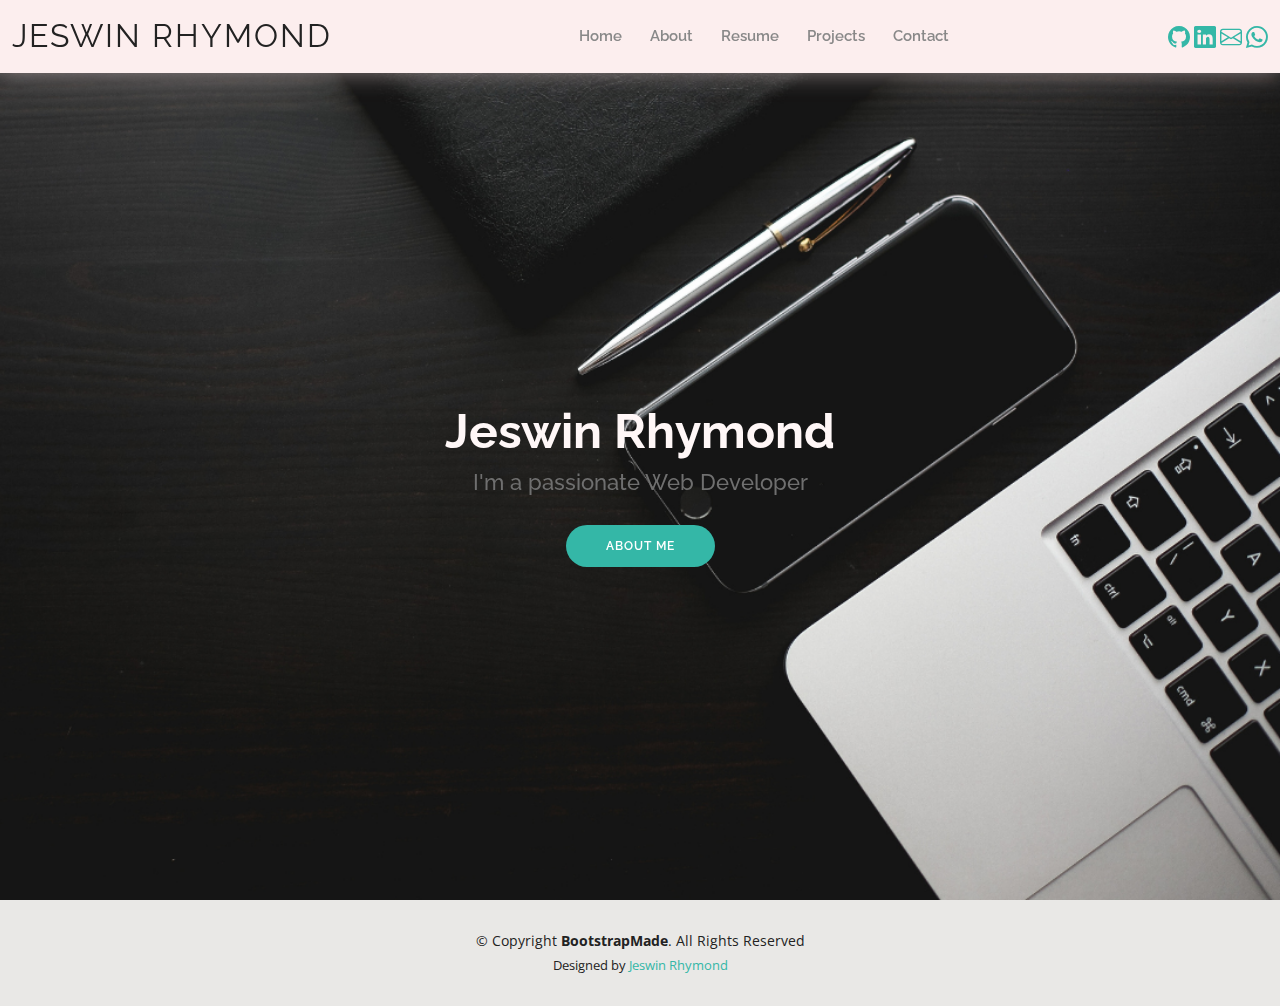
<file: index.html>
<!DOCTYPE html>
<html lang="en">

<head>
  <meta charset="utf-8">
  <meta content="width=device-width, initial-scale=1.0" name="viewport">

  <title>Jeswin Rhymond | Portfolio</title>
  <meta content="" name="description">
  <meta content="" name="keywords">

  <!-- Favicons -->
  <link href="assets/img/J logo.jpg" rel="icon">
  <link href="assets/img/J logo.jpg" rel="apple-touch-icon">

  <!-- Google Fonts -->
  <link href="https://fonts.googleapis.com/css?family=Open+Sans:300,300i,400,400i,600,600i,700,700i|Raleway:300,300i,400,400i,500,500i,600,600i,700,700i|Poppins:300,300i,400,400i,500,500i,600,600i,700,700i" rel="stylesheet">

  <!-- Vendor CSS Files -->
  <link href="assets/vendor/aos/aos.css" rel="stylesheet">
  <link href="assets/vendor/bootstrap/css/bootstrap.min.css" rel="stylesheet">
  <link href="assets/vendor/bootstrap-icons/bootstrap-icons.css" rel="stylesheet">
  <link href="assets/vendor/boxicons/css/boxicons.min.css" rel="stylesheet">
  <link href="assets/vendor/glightbox/css/glightbox.min.css" rel="stylesheet">
  <link href="assets/vendor/swiper/swiper-bundle.min.css" rel="stylesheet">

  <!-- Template Main CSS File -->
  <link href="assets/css/style.css" rel="stylesheet">

  <!-- =======================================================
  * Template Name: Kelly
  * Updated: Jan 09 2024 with Bootstrap v5.3.2
  * Template URL: https://bootstrapmade.com/kelly-free-bootstrap-cv-resume-html-template/
  * Author: BootstrapMade.com
  * License: https://bootstrapmade.com/license/
  ======================================================== -->
</head>

<body>

  <!-- ======= Header ======= -->
  <header id="header" class="fixed-top">
    <div class="container-fluid d-flex justify-content-between align-items-center">

      <h1 class="logo me-auto me-lg-0"><a href="index.html">Jeswin Rhymond</a></h1>
      <!-- Uncomment below if you prefer to use an image logo -->
      <!-- <a href="index.html" class="logo"><img src="assets/img/logo.png" alt="" class="img-fluid"></a>-->

      <nav id="navbar" class="navbar order-last order-lg-0">
        <ul>
          <li><a href="index.html">Home</a></li>
          <li><a href="about.html">About</a></li>
          <li><a href="resume.html">Resume</a></li>
          <li><a href="portfolio.html">Projects</a></li>
          <li><a href="contact.html">Contact</a></li>
        </ul>
      </nav><!-- .navbar -->

      <div class="social-links">
            <a href="https://github.com/Jeswin296" target = "_blank" class="github"><i style = "font-size: 22px;" class="bi bi-github"></i></a>
            <a href="https://www.linkedin.com/in/jeswin-rhymond-26409324a/" target = "_blank" class="linkedin"><i style = "font-size: 22px;" class="bi bi-linkedin"></i></i></a>
            <a href="mailto:jeswinrhymond2003@gmail.com" Open Email target = "_blank" class="email"><i style = "font-size: 22px;" class="bi bi-envelope"></i></a>
            <a href="https://wa.me/6382792840?text=Hey%20Jeswin,%20I'm%20interested%20to%20collaborate%20with%20you." target = "_blank" class="whatsapp"><i style = "font-size: 22px;" class="bi bi-whatsapp"></i></a>
        
      </div>

    </div>

  </header><!-- End Header -->

  <!-- ======= Hero Section ======= -->
  <section id="hero" class="d-flex align-items-center">
    <div class="container d-flex flex-column align-items-center" data-aos="zoom-in" data-aos-delay="100">
      <h1>Jeswin Rhymond</h1>
      <h2>I'm a passionate Web Developer</h2>
      <a href="about.html" class="btn-about">About Me</a>
    </div>
  </section><!-- End Hero -->

  <!-- ======= Footer ======= -->
  <footer id="footer">
    <div class="container">
      <div class="copyright">
        &copy; Copyright <strong><span>BootstrapMade</span></strong>. All Rights Reserved
      </div>
      <div class="credits">
        <!-- All the links in the footer should remain intact. -->
        <!-- You can delete the links only if you purchased the pro version. -->
        <!-- Licensing information: https://bootstrapmade.com/license/ -->
        <!-- Purchase the pro version with working PHP/AJAX contact form: https://bootstrapmade.com/kelly-free-bootstrap-cv-resume-html-template/ -->
        Designed by <a>Jeswin Rhymond</a>
      </div>
    </div>
  </footer><!-- End  Footer -->

  <div id="preloader"></div>
  <a href="#" class="back-to-top d-flex align-items-center justify-content-center"><i class="bi bi-arrow-up-short"></i></a>

  <!-- Vendor JS Files -->
  <script src="assets/vendor/purecounter/purecounter_vanilla.js"></script>
  <script src="assets/vendor/aos/aos.js"></script>
  <script src="assets/vendor/bootstrap/js/bootstrap.bundle.min.js"></script>
  <script src="assets/vendor/glightbox/js/glightbox.min.js"></script>
  <script src="assets/vendor/isotope-layout/isotope.pkgd.min.js"></script>
  <script src="assets/vendor/swiper/swiper-bundle.min.js"></script>
  <script src="assets/vendor/waypoints/noframework.waypoints.js"></script>
  <script src="assets/vendor/php-email-form/validate.js"></script>

  <!-- Template Main JS File -->
  <script src="assets/js/main.js"></script>

</body>

</html>
</file>
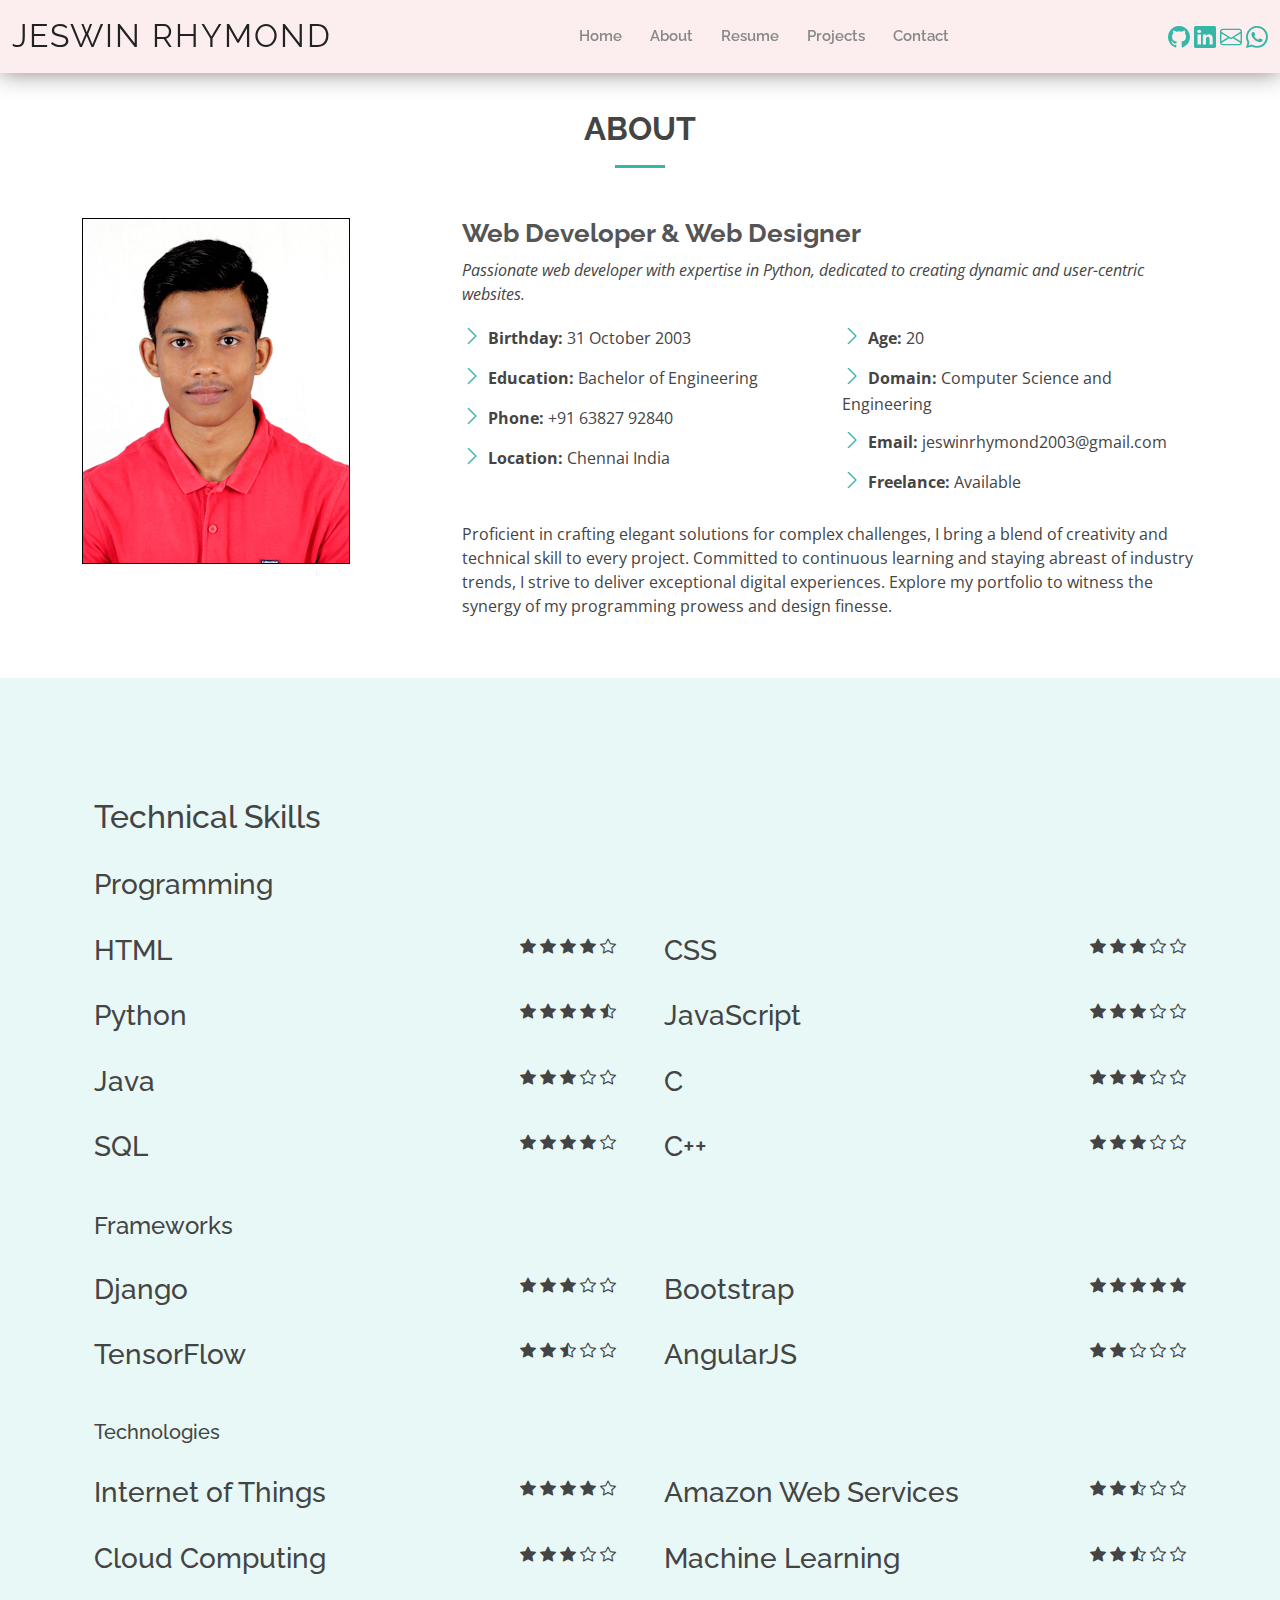
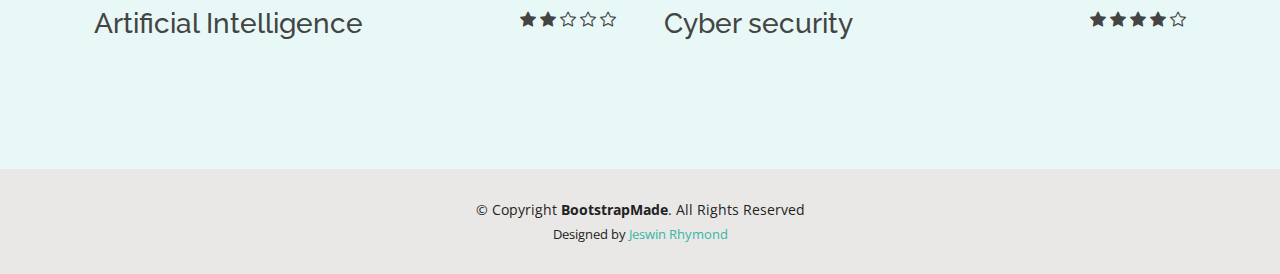
<file: about.html>
<!DOCTYPE html>
<html lang="en">

<head>
  <meta charset="utf-8">
  <meta content="width=device-width, initial-scale=1.0" name="viewport">

  <title>Jeswin Rhymond | about </title>
  <meta content="" name="description">
  <meta content="" name="keywords">

  <!-- Favicons -->
  <link href="assets/img/J logo.jpg" rel="icon">
  <link href="assets/img/J logo.jpg" rel="apple-touch-icon">

  <!-- Google Fonts -->
  <link href="https://fonts.googleapis.com/css?family=Open+Sans:300,300i,400,400i,600,600i,700,700i|Raleway:300,300i,400,400i,500,500i,600,600i,700,700i|Poppins:300,300i,400,400i,500,500i,600,600i,700,700i" rel="stylesheet">

  <!-- Vendor CSS Files -->
  <link href="assets/vendor/aos/aos.css" rel="stylesheet">
  <link href="assets/vendor/bootstrap/css/bootstrap.min.css" rel="stylesheet">
  <link href="assets/vendor/bootstrap-icons/bootstrap-icons.css" rel="stylesheet">
  <link href="assets/vendor/boxicons/css/boxicons.min.css" rel="stylesheet">
  <link href="assets/vendor/glightbox/css/glightbox.min.css" rel="stylesheet">
  <link href="assets/vendor/swiper/swiper-bundle.min.css" rel="stylesheet">

  <!-- Template Main CSS File -->
  <link href="assets/css/style.css" rel="stylesheet">

  <!-- =======================================================
  * Template Name: Kelly
  * Updated: Jan 09 2024 with Bootstrap v5.3.2
  * Template URL: https://bootstrapmade.com/kelly-free-bootstrap-cv-resume-html-template/
  * Author: BootstrapMade.com
  * License: https://bootstrapmade.com/license/
  ======================================================== -->
</head>

<body>

  <!-- ======= Header ======= -->
  <header id="header" class="fixed-top">
    <div class="container-fluid d-flex justify-content-between align-items-center">

      <h1 class="logo me-auto me-lg-0"><a href="index.html">Jeswin Rhymond</a></h1>
      <!-- Uncomment below if you prefer to use an image logo -->
      <!-- <a href="index.html" class="logo"><img src="assets/img/logo.png" alt="" class="img-fluid"></a>-->

      <nav id="navbar" class="navbar order-last order-lg-0">
        <ul>
          <li><a href="index.html">Home</a></li>
          <li><a href="about.html">About</a></li>
          <li><a href="resume.html">Resume</a></li>
          <li><a href="portfolio.html">Projects</a></li>
          <li><a href="contact.html">Contact</a></li>
        </ul>
      </nav><!-- .navbar -->

      <div class="social-links">
        <a href="https://github.com/Jeswin296" target = "_blank" class="github"><i style = "font-size: 22px;" class="bi bi-github"></i></a>
            <a href="https://www.linkedin.com/in/jeswin-rhymond-26409324a/" target = "_blank" class="linkedin"><i style = "font-size: 22px;" class="bi bi-linkedin"></i></i></a>
            <a href="mailto:jeswinrhymond2003@gmail.com" Open Email target = "_blank" class="email"><i style = "font-size: 22px;" class="bi bi-envelope"></i></a>
            <a href="https://wa.me/6382792840?text=Hey%20Jeswin,%20I'm%20interested%20to%20collaborate%20with%20you." target = "_blank" class="whatsapp"><i style = "font-size: 22px;" class="bi bi-whatsapp"></i></a>
        
      </div>

    </div>

  </header><!-- End Header -->

  <main id="main">

    <!-- ======= About Section ======= -->
    <section id="about" class="about">
      <div class="container" data-aos="fade-up">

        <div class="section-title">
          <h2>About</h2>
          
        </div>

        <div class="row">
          <div class="col-lg-4">
            <img src="assets/img/jeswin.jpg" class="img-fluid" alt="">
          </div>
          <div class="col-lg-8 pt-4 pt-lg-0 content">
            <h3>Web Developer &amp; Web Designer</h3>
            <p class="fst-italic">
              Passionate web developer with expertise in Python, dedicated to creating dynamic and user-centric websites.
            </p>
            <div class="row">
              <div class="col-lg-6">
                <ul>
                <li><i class="bi bi-chevron-right"></i> <strong>Birthday:</strong> <span>31 October 2003</span></li>
                <li><i class="bi bi-chevron-right"></i> <strong>Education:</strong> <span>Bachelor of Engineering</span></li>
                <li><i class="bi bi-chevron-right"></i> <strong>Phone:</strong> <span>+91 63827 92840</span></li>
                <li><i class="bi bi-chevron-right"></i> <strong>Location:</strong> <span>Chennai India</span></li>
              </ul>
            </div>
            <div class="col-lg-6">
              <ul>
                <li><i class="bi bi-chevron-right"></i> <strong>Age:</strong> <span>20</span></li>
                <li><i class="bi bi-chevron-right"></i> <strong>Domain:</strong> <span>Computer Science and Engineering</span></li>
                <li><i class="bi bi-chevron-right"></i> <strong>Email:</strong> <span>jeswinrhymond2003@gmail.com</span></li>
                <li><i class="bi bi-chevron-right"></i> <strong>Freelance:</strong> <span>Available</span></li>
                </ul>
              </div>
            </div>
            <p>
              Proficient in crafting elegant solutions for complex challenges, I bring a blend of creativity and technical skill to every project. Committed to continuous learning and staying abreast of industry trends, I strive to deliver exceptional digital experiences. Explore my portfolio to witness the synergy of my programming prowess and design finesse.
            </p>
          </div>
        </div>

      </div>
    </section><!-- End About Section -->

    
    <!-- ======= Skills Section ======= -->
    <section id="skills" class="skills section-bg">
      <div class="container">

        <section id="skill" class="skill">
          <div class="container">
    
            <div class="section-header">
              <h2>Technical Skills</h2><br>
              <h3>Programming</h3><br>
            </div>
    
            <div class="row gy-4 gx-lg-5">
    
              <div class="col-lg-6">
                <div class="skill-item d-flex justify-content-between">
                  <h3>HTML</h3>
                  <div class="stars">
                    <i class="bi bi-star-fill"></i>&nbsp;<i class="bi bi-star-fill"></i>&nbsp;<i class="bi bi-star-fill"></i>&nbsp;<i class="bi bi-star-fill"></i>&nbsp;<i class="bi bi-star"></i>
                  </div>
                </div>
              </div>
    
              <div class="col-lg-6">
                <div class="skill-item d-flex justify-content-between">
                  <h3>CSS</h3>
                  <div class="stars">
                    <i class="bi bi-star-fill"></i>&nbsp;<i class="bi bi-star-fill"></i>&nbsp;<i class="bi bi-star-fill"></i>&nbsp;<i class="bi bi-star"></i>&nbsp;<i class="bi bi-star"></i>
                  </div>
                </div>
              </div>
    
              <div class="col-lg-6">
                <div class="skill-item d-flex justify-content-between">
                  <h3>Python</h3>
                  <div class="stars">
                    <i class="bi bi-star-fill"></i>&nbsp;<i class="bi bi-star-fill"></i>&nbsp;<i class="bi bi-star-fill"></i>&nbsp;<i class="bi bi-star-fill"></i>&nbsp;<i class="bi bi-star-half"></i>
                  </div>
                </div>
              </div>
    
              <div class="col-lg-6">
                <div class="skill-item d-flex justify-content-between">
                  <h3>JavaScript</h3>
                  <div class="stars">
                    <i class="bi bi-star-fill"></i>&nbsp;<i class="bi bi-star-fill"></i>&nbsp;<i class="bi bi-star-fill"></i>&nbsp;<i class="bi bi-star"></i>&nbsp;<i class="bi bi-star"></i>
                  </div>
                </div>
              </div>
    
              <div class="col-lg-6">
                <div class="skill-item d-flex justify-content-between">
                  <h3>Java</h3>
                  <div class="stars">
                    <i class="bi bi-star-fill"></i>&nbsp;<i class="bi bi-star-fill"></i>&nbsp;<i class="bi bi-star-fill"></i>&nbsp;<i class="bi bi-star"></i>&nbsp;<i class="bi bi-star"></i>
                  </div>
                </div>
              </div>
    
              <div class="col-lg-6">
                <div class="skill-item d-flex justify-content-between">
                  <h3>C</h3>
                  <div class="stars">
                    <i class="bi bi-star-fill"></i>&nbsp;<i class="bi bi-star-fill"></i>&nbsp;<i class="bi bi-star-fill"></i>&nbsp;<i class="bi bi-star"></i>&nbsp;<i class="bi bi-star"></i>
                  </div>
                </div>
              </div>
              <div class="col-lg-6">
                <div class="skill-item d-flex justify-content-between">
                  <h3>SQL</h3>
                  <div class="stars">
                    <i class="bi bi-star-fill"></i>&nbsp;<i class="bi bi-star-fill"></i>&nbsp;<i class="bi bi-star-fill"></i>&nbsp;<i class="bi bi-star-fill"></i>&nbsp;<i class="bi bi-star"></i>
                  </div>
                </div>
              </div>
    
              <div class="col-lg-6">
                <div class="skill-item d-flex justify-content-between">
                  <h3>C++</h3>
                  <div class="stars">
                    <i class="bi bi-star-fill"></i>&nbsp;<i class="bi bi-star-fill"></i>&nbsp;<i class="bi bi-star-fill"></i>&nbsp;<i class="bi bi-star"></i>&nbsp;<i class="bi bi-star"></i>
                  </div>
                </div>
              </div>
            </div>
    
            <div class="section-header" style= "margin-top: 40px;">
              <h4>Frameworks</h4><br>
            </div>
    
            <div class="row gy-4 gx-lg-5">
    
              <div class="col-lg-6">
                <div class="skill-item d-flex justify-content-between">
                  <h3>Django</h3>
                  <div class="stars">
                    <i class="bi bi-star-fill"></i>&nbsp;<i class="bi bi-star-fill"></i>&nbsp;<i class="bi bi-star-fill"></i>&nbsp;<i class="bi bi-star"></i>&nbsp;<i class="bi bi-star"></i>
                  </div>
                </div>
              </div>
    
              <div class="col-lg-6">
                <div class="skill-item d-flex justify-content-between">
                  <h3>Bootstrap</h3>
                  <div class="stars">
                    <i class="bi bi-star-fill"></i>&nbsp;<i class="bi bi-star-fill"></i>&nbsp;<i class="bi bi-star-fill"></i>&nbsp;<i class="bi bi-star-fill"></i>&nbsp;<i class="bi bi-star-fill"></i>
                  </div>
                </div>
              </div>
    
              <div class="col-lg-6">
                <div class="skill-item d-flex justify-content-between">
                  <h3>TensorFlow</h3>
                  <div class="stars">
                    <i class="bi bi-star-fill"></i>&nbsp;<i class="bi bi-star-fill"></i>&nbsp;<i class="bi bi-star-half"></i>&nbsp;<i class="bi bi-star"></i>&nbsp;<i class="bi bi-star"></i>
                  </div>
                </div>
              </div>
    
              <div class="col-lg-6">
                <div class="skill-item d-flex justify-content-between">
                  <h3>AngularJS</h3>
                  <div class="stars">
                    <i class="bi bi-star-fill"></i>&nbsp;<i class="bi bi-star-fill"></i>&nbsp;<i class="bi bi-star"></i>&nbsp;<i class="bi bi-star"></i>&nbsp;<i class="bi bi-star"></i>
                  </div>
                </div>
              </div>
    
            </div>
            <div class="section-header" style= "margin-top: 40px;">
              <h5>Technologies</h5><br>
            </div>
    
            <div class="row gy-4 gx-lg-5">
    
              <div class="col-lg-6">
                <div class="skill-item d-flex justify-content-between">
                  <h3>Internet of Things</h3>
                  <div class="stars">
                    <i class="bi bi-star-fill"></i>&nbsp;<i class="bi bi-star-fill"></i>&nbsp;<i class="bi bi-star-fill"></i>&nbsp;<i class="bi bi-star-fill"></i>&nbsp;<i class="bi bi-star"></i>
                  </div>
                </div>
              </div>
    
              <div class="col-lg-6">
                <div class="skill-item d-flex justify-content-between">
                  <h3>Amazon Web Services</h3>
                  <div class="stars">
                    <i class="bi bi-star-fill"></i>&nbsp;<i class="bi bi-star-fill"></i>&nbsp;<i class="bi bi-star-half"></i>&nbsp;<i class="bi bi-star"></i>&nbsp;<i class="bi bi-star"></i>
                  </div>
                </div>
              </div>
    
    
              <div class="col-lg-6">
                <div class="skill-item d-flex justify-content-between">
                  <h3>Cloud Computing</h3>
                  <div class="stars">
                    <i class="bi bi-star-fill"></i>&nbsp;<i class="bi bi-star-fill"></i>&nbsp;<i class="bi bi-star-fill"></i>&nbsp;<i class="bi bi-star"></i>&nbsp;<i class="bi bi-star"></i>
                  </div>
                </div>
              </div>
    
              <div class="col-lg-6">
                <div class="skill-item d-flex justify-content-between">
                  <h3>Machine Learning</h3>
                  <div class="stars">
                    <i class="bi bi-star-fill"></i>&nbsp;<i class="bi bi-star-fill"></i>&nbsp;<i class="bi bi-star-half"></i>&nbsp;<i class="bi bi-star"></i>&nbsp;<i class="bi bi-star"></i>
                  </div>
                </div>
              </div>
              <div class="col-lg-6">
                <div class="skill-item d-flex justify-content-between">
                  <h3>Artificial Intelligence</h3>
                  <div class="stars">
                    <i class="bi bi-star-fill"></i>&nbsp;<i class="bi bi-star-fill"></i>&nbsp;<i class="bi bi-star"></i>&nbsp;<i class="bi bi-star"></i>&nbsp;<i class="bi bi-star"></i>
                  </div>
                </div>
              </div>
    
    
              <div class="col-lg-6">
                <div class="skill-item d-flex justify-content-between">
                  <h3>Cyber security</h3>
                  <div class="stars">
                    <i class="bi bi-star-fill"></i>&nbsp;<i class="bi bi-star-fill"></i>&nbsp;<i class="bi bi-star-fill"></i>&nbsp;<i class="bi bi-star-fill"></i>&nbsp;<i class="bi bi-star"></i>
                  </div>
                </div>
              </div>
            </div>

        </div>

      </div>
    </section>
<!-- End Skills Section -->

  </main><!-- End #main -->

  <!-- ======= Footer ======= -->
  <footer id="footer">
    <div class="container">
      <div class="copyright">
        &copy; Copyright <strong><span>BootstrapMade</span></strong>. All Rights Reserved
      </div>
      <div class="credits">
        <!-- All the links in the footer should remain intact. -->
        <!-- You can delete the links only if you purchased the pro version. -->
        <!-- Licensing information: https://bootstrapmade.com/license/ -->
        <!-- Purchase the pro version with working PHP/AJAX contact form: https://bootstrapmade.com/kelly-free-bootstrap-cv-resume-html-template/ -->
        Designed by <a>Jeswin Rhymond</a>
      </div>
    </div>
  </footer><!-- End  Footer -->

  <div id="preloader"></div>
  <a href="#" class="back-to-top d-flex align-items-center justify-content-center"><i class="bi bi-arrow-up-short"></i></a>

  <!-- Vendor JS Files -->
  <script src="assets/vendor/purecounter/purecounter_vanilla.js"></script>
  <script src="assets/vendor/aos/aos.js"></script>
  <script src="assets/vendor/bootstrap/js/bootstrap.bundle.min.js"></script>
  <script src="assets/vendor/glightbox/js/glightbox.min.js"></script>
  <script src="assets/vendor/isotope-layout/isotope.pkgd.min.js"></script>
  <script src="assets/vendor/swiper/swiper-bundle.min.js"></script>
  <script src="assets/vendor/waypoints/noframework.waypoints.js"></script>
  <script src="assets/vendor/php-email-form/validate.js"></script>

  <!-- Template Main JS File -->
  <script src="assets/js/main.js"></script>

</body>

</html>
</file>
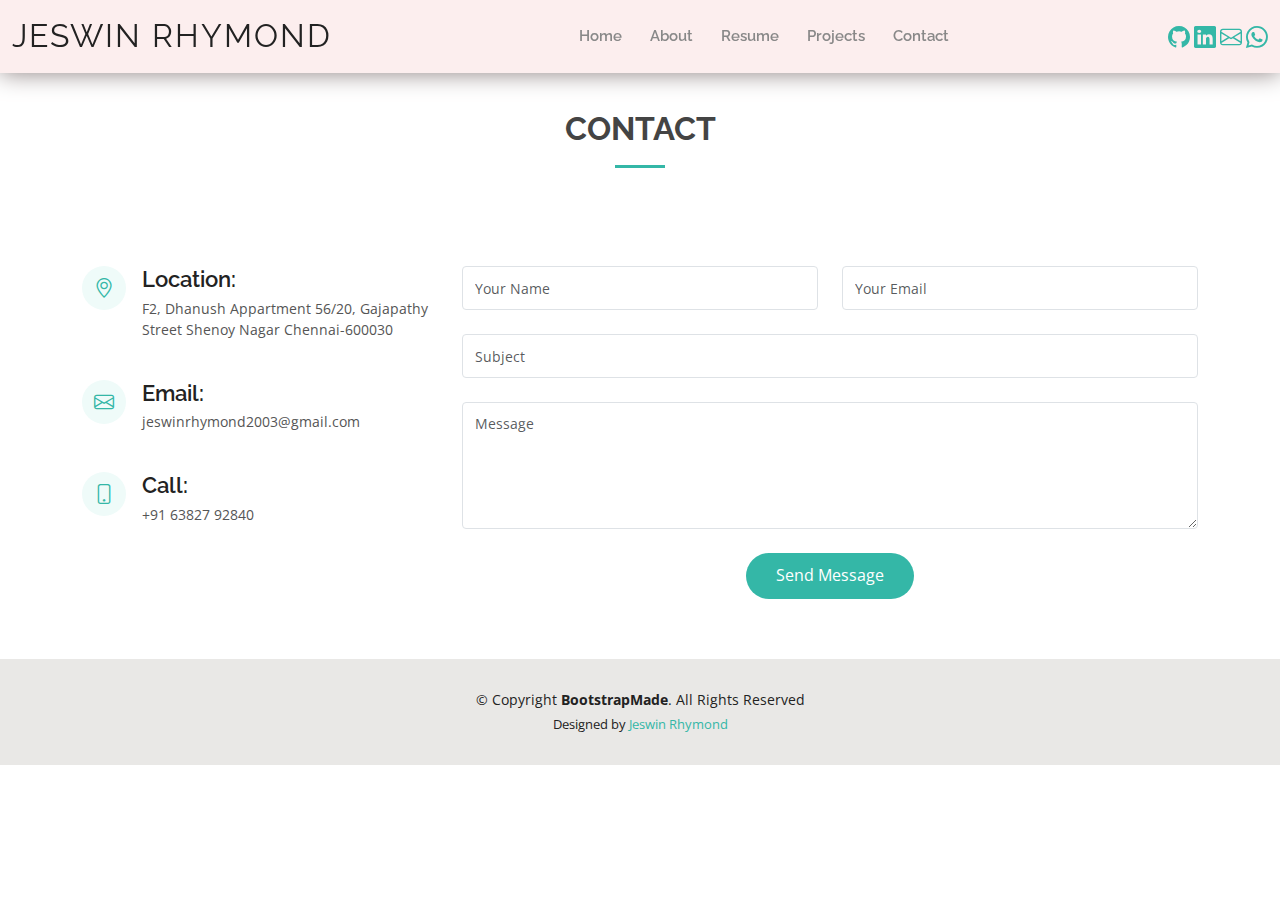
<file: contact.html>
<!DOCTYPE html>
<html lang="en">

<head>
  <meta charset="utf-8">
  <meta content="width=device-width, initial-scale=1.0" name="viewport">

  <title>Jeswin Rhymond | contact</title>
  <meta content="" name="description">
  <meta content="" name="keywords">

  <!-- Favicons -->
  <link href="assets/img/J logo.jpg" rel="icon">
  <link href="assets/img/J logo.jpg" rel="apple-touch-icon">

  <!-- Google Fonts -->
  <link href="https://fonts.googleapis.com/css?family=Open+Sans:300,300i,400,400i,600,600i,700,700i|Raleway:300,300i,400,400i,500,500i,600,600i,700,700i|Poppins:300,300i,400,400i,500,500i,600,600i,700,700i" rel="stylesheet">

  <!-- Vendor CSS Files -->
  <link href="assets/vendor/aos/aos.css" rel="stylesheet">
  <link href="assets/vendor/bootstrap/css/bootstrap.min.css" rel="stylesheet">
  <link href="assets/vendor/bootstrap-icons/bootstrap-icons.css" rel="stylesheet">
  <link href="assets/vendor/boxicons/css/boxicons.min.css" rel="stylesheet">
  <link href="assets/vendor/glightbox/css/glightbox.min.css" rel="stylesheet">
  <link href="assets/vendor/swiper/swiper-bundle.min.css" rel="stylesheet">

  <!-- Template Main CSS File -->
  <link href="assets/css/style.css" rel="stylesheet">

  <!-- =======================================================
  * Template Name: Kelly
  * Updated: Jan 09 2024 with Bootstrap v5.3.2
  * Template URL: https://bootstrapmade.com/kelly-free-bootstrap-cv-resume-html-template/
  * Author: BootstrapMade.com
  * License: https://bootstrapmade.com/license/
  ======================================================== -->
</head>

<body>

  <!-- ======= Header ======= -->
  <header id="header" class="fixed-top">
    <div class="container-fluid d-flex justify-content-between align-items-center">

      <h1 class="logo me-auto me-lg-0"><a href="index.html">Jeswin Rhymond</a></h1>
      <!-- Uncomment below if you prefer to use an image logo -->
      <!-- <a href="index.html" class="logo"><img src="assets/img/logo.png" alt="" class="img-fluid"></a>-->

      <nav id="navbar" class="navbar order-last order-lg-0">
        <ul>
          <li><a href="index.html">Home</a></li>
          <li><a href="about.html">About</a></li>
          <li><a href="resume.html">Resume</a></li>
          <li><a href="portfolio.html">Projects</a></li>
          <li><a href="contact.html">Contact</a></li>
        </ul>
      </nav><!-- .navbar -->

      <div class="social-links">
        <a href="https://github.com/Jeswin296" target = "_blank" class="github"><i style = "font-size: 22px;" class="bi bi-github"></i></a>
            <a href="https://www.linkedin.com/in/jeswin-rhymond-26409324a/" target = "_blank" class="linkedin"><i style = "font-size: 22px;" class="bi bi-linkedin"></i></i></a>
            <a href="mailto:jeswinrhymond2003@gmail.com" Open Email target = "_blank" class="email"><i style = "font-size: 22px;" class="bi bi-envelope"></i></a>
            <a href="https://wa.me/6382792840?text=Hey%20Jeswin,%20I'm%20interested%20to%20collaborate%20with%20you." target = "_blank" class="whatsapp"><i style = "font-size: 22px;" class="bi bi-whatsapp"></i></a>
        
      </div>


    </div>

  </header><!-- End Header -->

  <main id="main">

    <!-- ======= Contact Section ======= -->
    <section id="contact" class="contact">
      <div class="container" data-aos="fade-up">

        <div class="section-title">
          <h2>Contact</h2>
         
        </div>

        <div class="row mt-5">

          <div class="col-lg-4">
            <div class="info">
              <div class="address">
                <i class="bi bi-geo-alt"></i>
                <h4>Location:</h4>
                <p>F2, Dhanush Appartment 
                  56/20, Gajapathy Street 
                  Shenoy Nagar 
                  Chennai-600030</p>
              </div>

              <div class="email">
                <i class="bi bi-envelope"></i>
                <h4>Email:</h4>
                <p>jeswinrhymond2003@gmail.com</p>
              </div>

              <div class="phone">
                <i class="bi bi-phone"></i>
                <h4>Call:</h4>
                <p>+91 63827 92840</p>
              </div>

            </div>

          </div>

          <div class="col-lg-8 mt-5 mt-lg-0">

            <form action="forms/contact.php" method="post" role="form" class="php-email-form">
              <div class="row">
                <div class="col-md-6 form-group">
                  <input type="text" name="name" class="form-control" id="name" placeholder="Your Name" required>
                </div>
                <div class="col-md-6 form-group mt-3 mt-md-0">
                  <input type="email" class="form-control" name="email" id="email" placeholder="Your Email" required>
                </div>
              </div>
              <div class="form-group mt-3">
                <input type="text" class="form-control" name="subject" id="subject" placeholder="Subject" required>
              </div>
              <div class="form-group mt-3">
                <textarea class="form-control" name="message" rows="5" placeholder="Message" required></textarea>
              </div>
              <div class="my-3">
                <div class="loading">Loading</div>
                <div class="error-message"></div>
                <div class="sent-message">Your message has been sent. Thank you!</div>
              </div>
              <div class="text-center"><button type="submit">Send Message</button></div>
            </form>

          </div>

        </div>

      </div>
    </section><!-- End Contact Section -->

  </main><!-- End #main -->

  <!-- ======= Footer ======= -->
  <footer id="footer">
    <div class="container">
      <div class="copyright">
        &copy; Copyright <strong><span>BootstrapMade</span></strong>. All Rights Reserved
      </div>
      <div class="credits">
        <!-- All the links in the footer should remain intact. -->
        <!-- You can delete the links only if you purchased the pro version. -->
        <!-- Licensing information: https://bootstrapmade.com/license/ -->
        <!-- Purchase the pro version with working PHP/AJAX contact form: https://bootstrapmade.com/kelly-free-bootstrap-cv-resume-html-template/ -->
        Designed by <a>Jeswin Rhymond</a>
      </div>
    </div>
  </footer><!-- End  Footer -->

  <div id="preloader"></div>
  <a href="#" class="back-to-top d-flex align-items-center justify-content-center"><i class="bi bi-arrow-up-short"></i></a>

  <!-- Vendor JS Files -->
  <script src="assets/vendor/purecounter/purecounter_vanilla.js"></script>
  <script src="assets/vendor/aos/aos.js"></script>
  <script src="assets/vendor/bootstrap/js/bootstrap.bundle.min.js"></script>
  <script src="assets/vendor/glightbox/js/glightbox.min.js"></script>
  <script src="assets/vendor/isotope-layout/isotope.pkgd.min.js"></script>
  <script src="assets/vendor/swiper/swiper-bundle.min.js"></script>
  <script src="assets/vendor/waypoints/noframework.waypoints.js"></script>
  <script src="assets/vendor/php-email-form/validate.js"></script>

  <!-- Template Main JS File -->
  <script src="assets/js/main.js"></script>

</body>

</html>
</file>
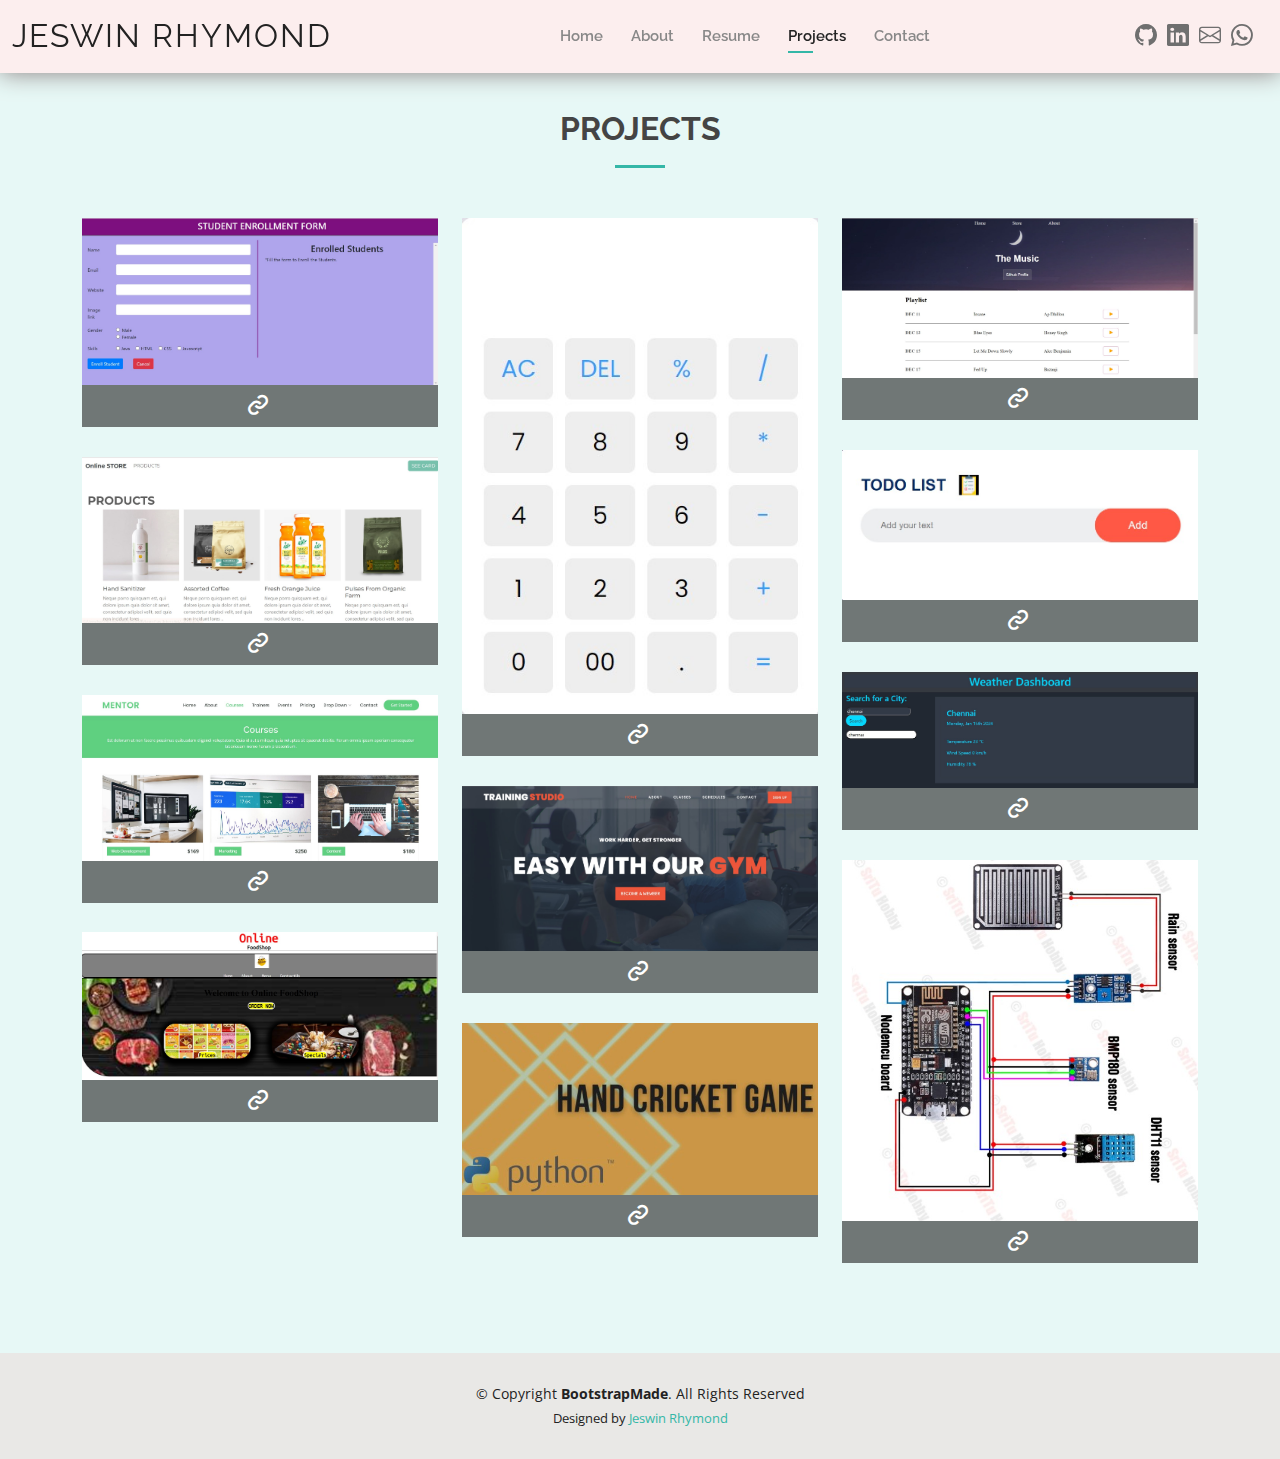
<file: portfolio.html>
<!DOCTYPE html>
<html lang="en">

<head>
  <meta charset="utf-8">
  <meta content="width=device-width, initial-scale=1.0" name="viewport">

  <title>Jeswin Rhymond | Projects</title>
  <meta content="" name="description">
  <meta content="" name="keywords">

  <!-- Favicons -->
  <link href="assets/img/J logo.jpg" rel="icon">
  <link href="assets/img/J logo.jpg" rel="apple-touch-icon">

  <!-- Google Fonts -->
  <link href="https://fonts.googleapis.com/css?family=Open+Sans:300,300i,400,400i,600,600i,700,700i|Raleway:300,300i,400,400i,500,500i,600,600i,700,700i|Poppins:300,300i,400,400i,500,500i,600,600i,700,700i" rel="stylesheet">

  <!-- Vendor CSS Files -->
  <link href="assets/vendor/aos/aos.css" rel="stylesheet">
  <link href="assets/vendor/bootstrap/css/bootstrap.min.css" rel="stylesheet">
  <link href="assets/vendor/bootstrap-icons/bootstrap-icons.css" rel="stylesheet">
  <link href="assets/vendor/boxicons/css/boxicons.min.css" rel="stylesheet">
  <link href="assets/vendor/glightbox/css/glightbox.min.css" rel="stylesheet">
  <link href="assets/vendor/swiper/swiper-bundle.min.css" rel="stylesheet">

  <!-- Template Main CSS File -->
  <link href="assets/css/style.css" rel="stylesheet">

  <!-- =======================================================
  * Template Name: Kelly
  * Updated: Jan 09 2024 with Bootstrap v5.3.2
  * Template URL: https://bootstrapmade.com/kelly-free-bootstrap-cv-resume-html-template/
  * Author: BootstrapMade.com
  * License: https://bootstrapmade.com/license/
  ======================================================== -->
</head>

<body>

  <!-- ======= Header ======= -->
  <header id="header" class="fixed-top">
    <div class="container-fluid d-flex justify-content-between align-items-center">

      <h1 class="logo me-auto me-lg-0"><a href="index.html">Jeswin Rhymond</a></h1>
      <!-- Uncomment below if you prefer to use an image logo -->
      <!-- <a href="index.html" class="logo"><img src="assets/img/logo.png" alt="" class="img-fluid"></a>-->

      <nav id="navbar" class="navbar order-last order-lg-0">
        <ul>
          <li><a href="index.html">Home</a></li>
          <li><a href="about.html">About</a></li>
          <li><a href="resume.html">Resume</a></li>
          <li><a class="active" href="portfolio.html">Projects</a></li>
          <li><a href="contact.html">Contact</a></li>
        </ul>
        <i class="bi bi-list mobile-nav-toggle"></i>
      </nav><!-- .navbar -->

      <div class="header-social-links">
        <a href="https://github.com/Jeswin296" target = "_blank" class="github"><i style = "font-size: 22px;" class="bi bi-github"></i></a>
            <a href="https://www.linkedin.com/in/jeswin-rhymond-26409324a/" target = "_blank" class="linkedin"><i style = "font-size: 22px;" class="bi bi-linkedin"></i></i></a>
            <a href="mailto:jeswinrhymond2003@gmail.com" Open Email target = "_blank" class="email"><i style = "font-size: 22px;" class="bi bi-envelope"></i></a>
            <a href="https://wa.me/6382792840?text=Hey%20Jeswin,%20I'm%20interested%20to%20collaborate%20with%20you." target = "_blank" class="whatsapp"><i style = "font-size: 22px;" class="bi bi-whatsapp"></i></a>
      </div>

    </div>

  </header><!-- End Header -->

  <main id="main">

    <!-- ======= Portfolio Section ======= -->
    <section id="portfolio" class="portfolio section-bg">
      <div class="container">

        <div class="section-title">
          <h2>Projects</h2>
        </div>

        <div class="row portfolio-container" data-aos="fade-up" data-aos-delay="100">

          <!-- JS Project 1 -->
          <div class="col-lg-4 col-md-6 portfolio-item filter-js">
            <div class="portfolio-wrap">
              <img src="./assets/img/Project/Enroll.jpg" class="img-fluid" alt="STUDENT ENROLLMENT FORM">
              <div class="portfolio-links">
                <a href = "https://github.com/Jeswin296/LGMVIP-Web/tree/main/Enrollment%20Form" target = "_blank" title = "STUDENT ENROLLMENT FORM"><i class="bx bx-link"></i></a>
              </div>
            </div>
          </div>

          <!-- JS Project 2 -->
          <div class="col-lg-4 col-md-6 portfolio-item filter-js">
            <div class="portfolio-wrap">
              <img src="./assets/img/Project/cal.jpg" class="img-fluid" alt="Calculator Image">
              <div class="portfolio-links">
                <a href = "https://github.com/Jeswin296/LGMVIP-Web/tree/main/calculator" target = "_blank" title = "Calculator"><i class="bx bx-link"></i></a>
              </div>
            </div>
          </div>

          <!-- JS Project 3 -->
          <div class="col-lg-4 col-md-6 portfolio-item filter-js">
            <div class="portfolio-wrap">
              <img src="./assets/img/Project/music.jpg" class="img-fluid" alt="Music Player Image">
              <div class="portfolio-links">
                <a href = "https://github.com/Jeswin296/Learn-Flow-/tree/main/Task-5%20%20Music%20Streaming%20Service" target = "_blank" title = "Music Player"><i class="bx bx-link"></i></a>
              </div>
            </div>
          </div>

          <!-- JS Project 4 -->
          <div class="col-lg-4 col-md-6 portfolio-item filter-java">
            <div class="portfolio-wrap">
              <img src="./assets/img/Project/list.jpg" class="img-fluid" alt="TODO LIST">
              <div class="portfolio-links">
                <a href = "https://github.com/Jeswin296/LGMVIP-Web/tree/main/TODO%20LIST" target = "_blank" title = "TODO LIST"><i class="bx bx-link"></i></a>
              </div>
            </div>
          </div>

          <!-- JS Project 5 -->
          <div class="col-lg-4 col-md-6 portfolio-item filter-js">
            <div class="portfolio-wrap">
              <img src="./assets/img/Project/Prod.jpg" class="img-fluid" alt="Google Search Engine Recreation Image">
              <div class="portfolio-links">
                <a href = "https://github.com/Jeswin296/Learn-Flow-/tree/main/Task-1%20%20E-commerce%20Website" target = "_blank" title = "Google Search Engine Recreation"><i class="bx bx-link"></i></a>
              </div>
            </div>
          </div>

          <!-- Django + React JS  Project 1 -->
          <div class="col-lg-4 col-md-6 portfolio-item filter-django-reactjs">
            <div class="portfolio-wrap">
              <img src="./assets/img/Project/dash.jpg" class="img-fluid" alt="Weather Dashboard">
              <div class="portfolio-links">
                <a href = "https://github.com/Jeswin296/Learn-Flow-/tree/main/Task-2%20%20Weather%20App" target = "_blank" title = "Weather Dashboard"><i class="bx bx-link"></i></a>
              </div>
            </div>
          </div>

          <!-- JS Project 6 -->
          <div class="col-lg-4 col-md-6 portfolio-item filter-js">
            <div class="portfolio-wrap">
              <img src="./assets/img/Project/learn.jpg" class="img-fluid" alt="Online Learning Platform">
              <div class="portfolio-links">
                <a href = "https://github.com/Jeswin296/Learn-Flow-/tree/main/Task-3%20%20Online%20Learning%20Platform" target = "_blank" title = "Online Learning Platform"><i class="bx bx-link"></i></a>
              </div>
            </div>
          </div>

          <!-- JS Project 7 -->
          <div class="col-lg-4 col-md-6 portfolio-item filter-js">
            <div class="portfolio-wrap">
              <img src="./assets/img/Project/fit.jpg" class="img-fluid" alt="Fitness Tracker App">
              <div class="portfolio-links">
                <a href = "https://github.com/Jeswin296/Learn-Flow-/tree/main/Task-4%20%20Fitness%20Tracker%20App" target = "_blank" title = "Fitness Tracker App"><i class="bx bx-link"></i></a>
              </div>
            </div>
          </div>

          <!-- Java Project 2 -->
          <div class="col-lg-4 col-md-6 portfolio-item filter-java">
            <div class="portfolio-wrap">
              <img src="./assets/img/Project/iot.jpg" class="img-fluid" alt="IoT_Weather_Monitoring">
              <div class="portfolio-links">
                <a href = "https://github.com/Jeswin296/Weather-monitoring-system-IoT-" target = "_blank" title = "IoT_Weather_Monitoring"><i class="bx bx-link"></i></a>
              </div>
            </div>
          </div>


          <!-- JS Project 9 -->
          <div class="col-lg-4 col-md-6 portfolio-item filter-js">
            <div class="portfolio-wrap">
              <img src="./assets/img/Project/food.jpg" class="img-fluid" alt="OnlinefoodWebPage">
              <div class="portfolio-links">
                <a href = "https://github.com/Jeswin296/OnlinefoodWebPage" target = "_blank" title = "OnlinefoodWebPage"><i class="bx bx-link"></i></a>
              </div>
            </div>
          </div>

          <!-- JS Project 4 -->
          <div class="col-lg-4 col-md-6 portfolio-item filter-js">
            <div class="portfolio-wrap">
              <img src="./assets/img/Project/cricket.jpg" class="img-fluid" alt="Hand Cricket">
              <div class="portfolio-links">
                <a href = "https://github.com/Jeswin296/cricket-game" target = "_blank" title = "Hand Cricket.py"><i class="bx bx-link"></i></a>
              </div>
            </div>
          </div>

        </div>

      </div>
    </section><!-- End Portfolio Section -->

  </main><!-- End #main -->

  <!-- ======= Footer ======= -->
  <footer id="footer">
    <div class="container">
      <div class="copyright">
        &copy; Copyright <strong><span>BootstrapMade</span></strong>. All Rights Reserved
      </div>
      <div class="credits">
        <!-- All the links in the footer should remain intact. -->
        <!-- You can delete the links only if you purchased the pro version. -->
        <!-- Licensing information: https://bootstrapmade.com/license/ -->
        <!-- Purchase the pro version with working PHP/AJAX contact form: https://bootstrapmade.com/kelly-free-bootstrap-cv-resume-html-template/ -->
        Designed by <a href="https://bootstrapmade.com/">Jeswin Rhymond</a>
      </div>
    </div>
  </footer><!-- End  Footer -->

  <div id="preloader"></div>
  <a href="#" class="back-to-top d-flex align-items-center justify-content-center"><i class="bi bi-arrow-up-short"></i></a>

  <!-- Vendor JS Files -->
  <script src="assets/vendor/purecounter/purecounter_vanilla.js"></script>
  <script src="assets/vendor/aos/aos.js"></script>
  <script src="assets/vendor/bootstrap/js/bootstrap.bundle.min.js"></script>
  <script src="assets/vendor/glightbox/js/glightbox.min.js"></script>
  <script src="assets/vendor/isotope-layout/isotope.pkgd.min.js"></script>
  <script src="assets/vendor/swiper/swiper-bundle.min.js"></script>
  <script src="assets/vendor/waypoints/noframework.waypoints.js"></script>
  <script src="assets/vendor/php-email-form/validate.js"></script>

  <!-- Template Main JS File -->
  <script src="assets/js/main.js"></script>

</body>

</html>
</file>
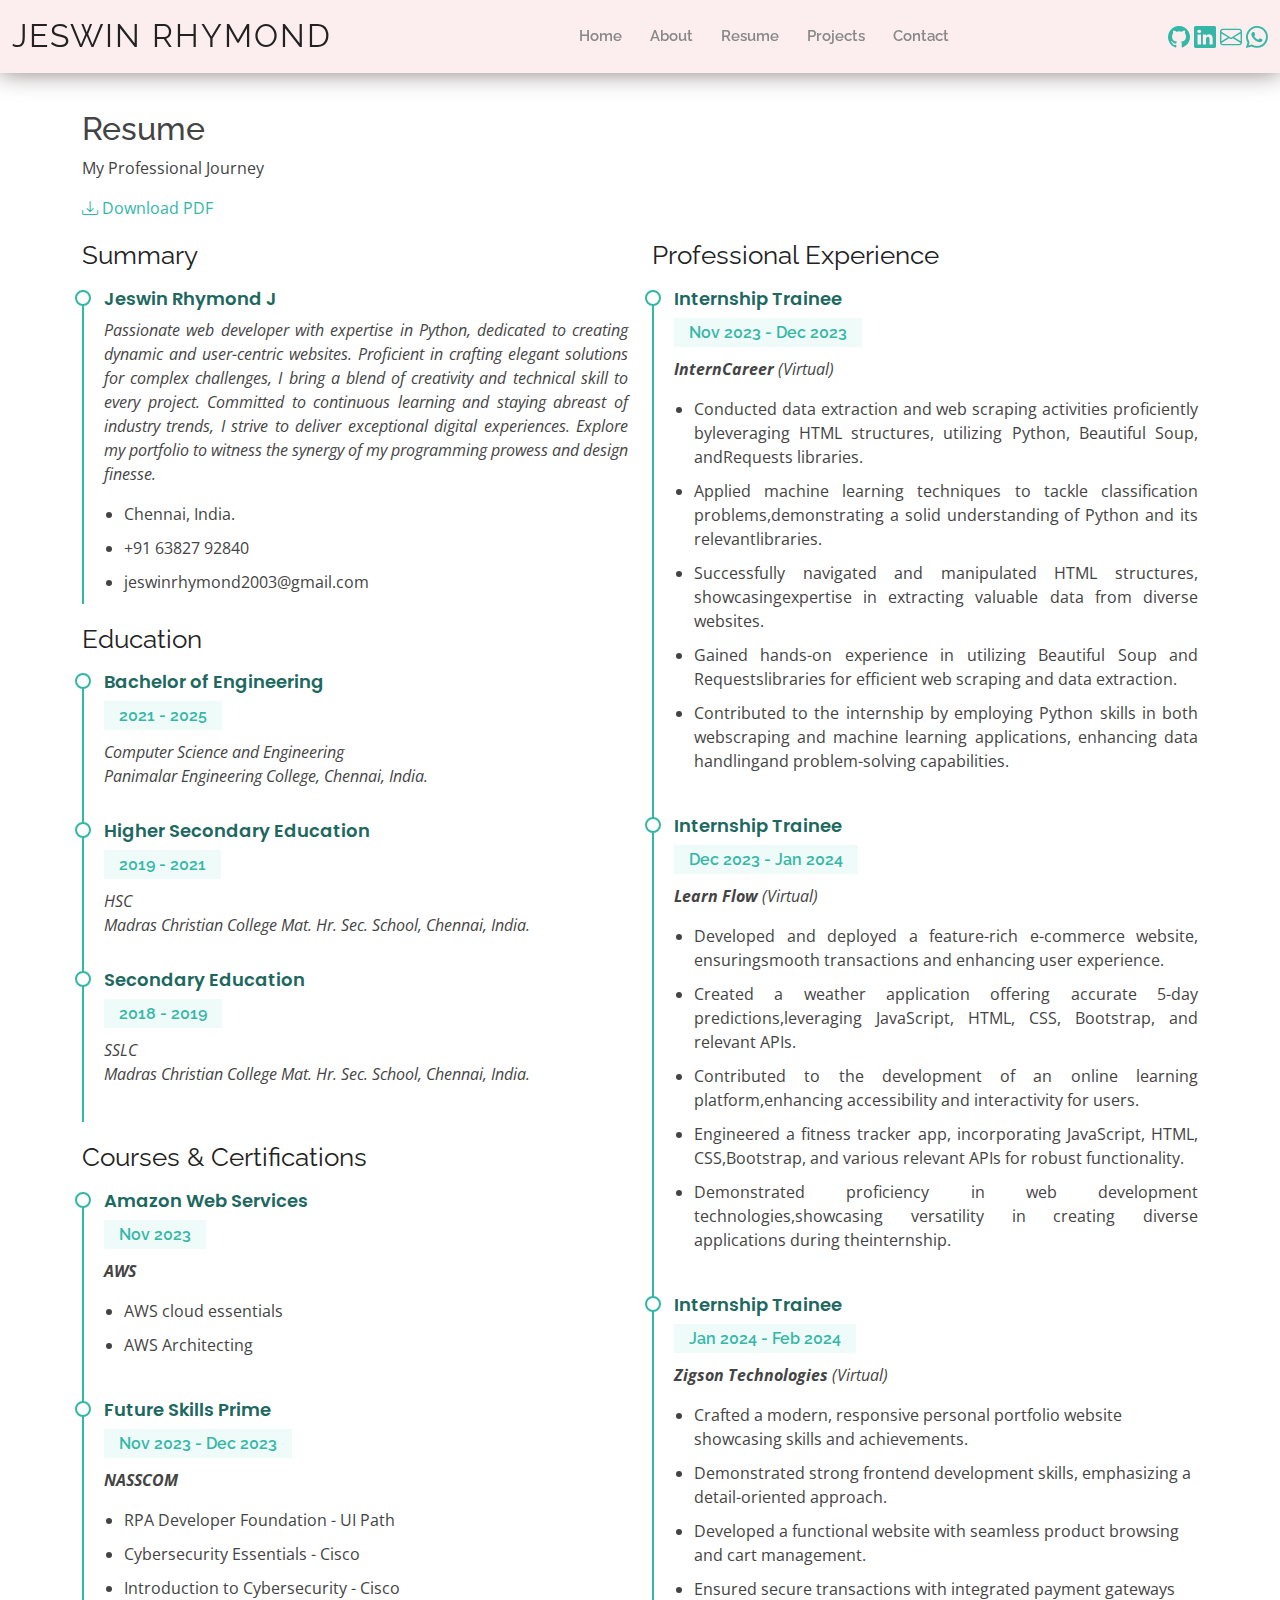
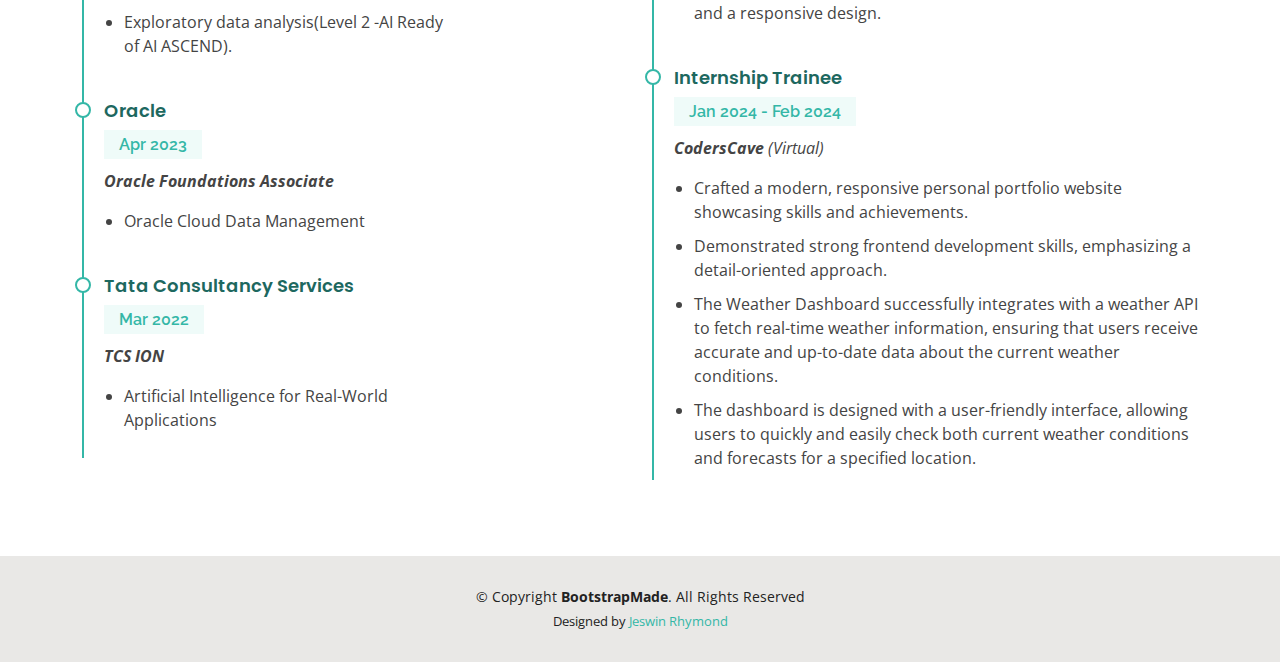
<file: resume.html>
<!DOCTYPE html>
<html lang="en">

<head>
  <meta charset="utf-8">
  <meta content="width=device-width, initial-scale=1.0" name="viewport">

  <title>Jeswin Rhymond | resume</title>
  <meta content="" name="description">
  <meta content="" name="keywords">

  <!-- Favicons -->
  <link href="assets/img/J logo.jpg" rel="icon">
  <link href="assets/img/J logo.jpg" rel="apple-touch-icon">

  <!-- Google Fonts -->
  <link href="https://fonts.googleapis.com/css?family=Open+Sans:300,300i,400,400i,600,600i,700,700i|Raleway:300,300i,400,400i,500,500i,600,600i,700,700i|Poppins:300,300i,400,400i,500,500i,600,600i,700,700i" rel="stylesheet">

  <!-- Vendor CSS Files -->
  <link href="assets/vendor/aos/aos.css" rel="stylesheet">
  <link href="assets/vendor/bootstrap/css/bootstrap.min.css" rel="stylesheet">
  <link href="assets/vendor/bootstrap-icons/bootstrap-icons.css" rel="stylesheet">
  <link href="assets/vendor/boxicons/css/boxicons.min.css" rel="stylesheet">
  <link href="assets/vendor/glightbox/css/glightbox.min.css" rel="stylesheet">
  <link href="assets/vendor/swiper/swiper-bundle.min.css" rel="stylesheet">

  <!-- Template Main CSS File -->
  <link href="assets/css/style.css" rel="stylesheet">

  <!-- =======================================================
  * Template Name: Kelly
  * Updated: Jan 09 2024 with Bootstrap v5.3.2
  * Template URL: https://bootstrapmade.com/kelly-free-bootstrap-cv-resume-html-template/
  * Author: BootstrapMade.com
  * License: https://bootstrapmade.com/license/
  ======================================================== -->
</head>

<body>

  <!-- ======= Header ======= -->
  <header id="header" class="fixed-top">
    <div class="container-fluid d-flex justify-content-between align-items-center">

      <h1 class="logo me-auto me-lg-0"><a href="index.html">Jeswin Rhymond</a></h1>
      <!-- Uncomment below if you prefer to use an image logo -->
      <!-- <a href="index.html" class="logo"><img src="assets/img/logo.png" alt="" class="img-fluid"></a>-->

      <nav id="navbar" class="navbar order-last order-lg-0">
        <ul>
          <li><a href="index.html">Home</a></li>
          <li><a href="about.html">About</a></li>
          <li><a href="resume.html">Resume</a></li>
          <li><a href="portfolio.html">Projects</a></li>
          <li><a href="contact.html">Contact</a></li>
        </ul>
      </nav><!-- .navbar -->

      <div class="social-links">
            <a href="https://github.com/Jeswin296" target = "_blank" class="github"><i style = "font-size: 22px;" class="bi bi-github"></i></a>
            <a href="https://www.linkedin.com/in/jeswin-rhymond-26409324a/" target = "_blank" class="linkedin"><i style = "font-size: 22px;" class="bi bi-linkedin"></i></i></a>
            <a href="mailto:jeswinrhymond2003@gmail.com" Open Email target = "_blank" class="email"><i style = "font-size: 22px;" class="bi bi-envelope"></i></a>
            <a href="https://wa.me/6382792840?text=Hey%20Jeswin,%20I'm%20interested%20to%20collaborate%20with%20you." target = "_blank" class="whatsapp"><i style = "font-size: 22px;" class="bi bi-whatsapp"></i></a>
        
      </div>

    </div>

  </header><!-- End Header -->

  <main id="main">

    <!-- ======= Resume Section ======= -->
    <section id="resume" class="resume">
      <div class="container">
  
        <div class="section-header">
          <h2>Resume</h2>
          <p>My Professional Journey</p>
          <a class="cta-btn" href="#." onclick="downloadResume()"> <i class="bi bi-download"></i> Download PDF</a>
        </div>
  
        <div class="row">
          <div class="col-lg-6" data-aos="fade-up">
            <h3 class="resume-title">Summary</h3>
            <div class="resume-item pb-0">
              <h4>Jeswin Rhymond J</h4>
              <p style="text-align: justify;"><em>Passionate web developer with expertise in Python, dedicated to creating dynamic and user-centric websites. Proficient in crafting elegant solutions for complex challenges, I bring a blend of creativity and technical skill to every project. Committed to continuous learning and staying abreast of industry trends, I strive to deliver exceptional digital experiences. Explore my portfolio to witness the synergy of my programming prowess and design finesse.</em></p>
              <ul>
                <li>Chennai, India.</li>
                <li>+91 63827 92840</li>
                <li>jeswinrhymond2003@gmail.com</li>
              </ul>
            </div>
  
            <h3 class="resume-title">Education</h3>
            <div class="resume-item">
              <h4>Bachelor of Engineering</h4>
              <h5>2021 - 2025</h5>
              <p><em>Computer Science and Engineering<br>Panimalar Engineering College, Chennai, India.</em></p>
              </div>
            <div class="resume-item">
              <h4>Higher Secondary Education</h4>
              <h5>2019 - 2021</h5>
              <p><em>HSC<br>Madras Christian College Mat. Hr. Sec. School, Chennai, India.</em></p>
            </div>
            <div class="resume-item">
              <h4>Secondary Education</h4>
              <h5>2018 - 2019</h5>
              <p><em>SSLC<br>Madras Christian College Mat. Hr. Sec. School, Chennai, India.</em></p>
            </div>
  
            <h3 class="resume-title">Courses &amp; Certifications</h3>
            <div class="resume-item">
              <h4>Amazon Web Services</h4>
              <h5>Nov 2023</h5>
              <p><em><strong>AWS</strong></em></p>
              <div class = "row">
                <div class = "col-lg-5">
                  <ul>
                    <li>AWS cloud essentials</li>
                    <li>AWS Architecting</li>
                  </ul>
                </div>
                
              </div>
            </div>
            <div class="resume-item">
              <h4>Future Skills Prime</h4>
              <h5>Nov 2023 - Dec 2023</h5>
              <p><em><strong>NASSCOM</strong></em></p>
              <div class = "row">
                <div class = "col-lg-8">
                  <ul>
                    <li>RPA Developer Foundation - UI Path</li>
                    <li>Cybersecurity Essentials - Cisco</li>
                    <li>Introduction to Cybersecurity - Cisco</li>
                    <li>Exploratory data analysis(Level 2 -AI Ready of AI ASCEND).</li>
                    
                  </ul>
                </div>
              </div>
            </div>
            <div class="resume-item">
              <h4>Oracle</h4>
              <h5>Apr 2023</h5>
              <p><em><strong>Oracle Foundations Associate</strong></em></p>
              <div class = "row">
                <div class = "col-lg-7">
                  <ul>
                    <li>Oracle Cloud Data Management </li>
                    
                  </ul>
                </div>
              </div>
            </div>
            <div class="resume-item">
              <h4>Tata Consultancy Services </h4>
              <h5>Mar 2022</h5>
              <p><em><strong>TCS ION</strong></em></p>
              <div class = "row">
                <div class = "col-lg-7">
                  <ul>
                    <li>Artificial Intelligence for Real-World Applications</li>
                  </ul>
                </div>
                
              </div>
            </div>
          </div>
          <div class="col-lg-6" data-aos="fade-up" data-aos-delay="100">
            <h3 class="resume-title">Professional Experience</h3>
            <div class="resume-item">
              <h4>Internship Trainee</h4>
              <h5>Nov 2023 - Dec 2023</h5>
              <p><em><strong>InternCareer</strong> (Virtual)</em></p>
              <ul style="text-align: justify;">
                <li>Conducted data extraction and web scraping activities proficiently byleveraging HTML structures, utilizing Python, Beautiful Soup, andRequests libraries.</li>
                <li>Applied machine learning techniques to tackle classification problems,demonstrating a solid understanding of Python and its relevantlibraries.</li>
                <li>Successfully navigated and manipulated HTML structures, showcasingexpertise in extracting valuable data from diverse websites.</li>
                <li>Gained hands-on experience in utilizing Beautiful Soup and Requestslibraries for efficient web scraping and data extraction.</li>
                <li>Contributed to the internship by employing Python skills in both webscraping and machine learning applications, enhancing data handlingand problem-solving capabilities.</li>
              
              </ul>
            </div>
            <div class="resume-item">
              <h4>Internship Trainee</h4>
              <h5>Dec 2023 - Jan 2024</h5>
              <p><em><strong>Learn Flow</strong> (Virtual)</em></p>
              <ul style="text-align: justify;">
                <li>Developed and deployed a feature-rich e-commerce website, ensuringsmooth transactions and enhancing user experience.</li>
                <li>Created a weather application offering accurate 5-day predictions,leveraging JavaScript, HTML, CSS, Bootstrap, and relevant APIs.</li>
                <li>Contributed to the development of an online learning platform,enhancing accessibility and interactivity for users.</li>
                <li>Engineered a fitness tracker app, incorporating JavaScript, HTML, CSS,Bootstrap, and various relevant APIs for robust functionality.</li>
                <li>Demonstrated proficiency in web development technologies,showcasing versatility in creating diverse applications during theinternship.</li>
              </ul>
            </div>
            <div class="resume-item">
              <h4>Internship Trainee</h4>
              <h5>Jan 2024 - Feb 2024</h5>
              <p><em><strong>Zigson Technologies</strong> (Virtual)</em></p>
              <ul>
                <li>Crafted a modern, responsive personal portfolio website showcasing skills and achievements.</li>
                <li>Demonstrated strong frontend development skills, emphasizing a detail-oriented approach.</li>
                <li>Developed a functional website with seamless product browsing and cart management.</li>
                <li>Ensured secure transactions with integrated payment gateways and a responsive design.</li>
              </ul>
            </div>
            <div class="resume-item">
              <h4>Internship Trainee</h4>
              <h5>Jan 2024 - Feb 2024</h5>
              <p><em><strong>CodersCave</strong> (Virtual)</em></p>
              <ul>
                <li>Crafted a modern, responsive personal portfolio website showcasing skills and achievements.</li>
                <li>Demonstrated strong frontend development skills, emphasizing a detail-oriented approach.</li>
                <li>The Weather Dashboard successfully integrates with a weather API to fetch real-time weather information, ensuring that users receive accurate and up-to-date data about the current weather conditions.</li>
                <li>The dashboard is designed with a user-friendly interface, allowing users to quickly and easily check both current weather conditions and forecasts for a specified location.</li>
              </ul>
              </p>
            </div>
          </div>
        </div>

      </div>
    </section><!-- End Resume Section -->

  </main><!-- End #main -->

  <!-- ======= Footer ======= -->
  <footer id="footer">
    <div class="container">
      <div class="copyright">
        &copy; Copyright <strong><span>BootstrapMade</span></strong>. All Rights Reserved
      </div>
      <div class="credits">
        <!-- All the links in the footer should remain intact. -->
        <!-- You can delete the links only if you purchased the pro version. -->
        <!-- Licensing information: https://bootstrapmade.com/license/ -->
        <!-- Purchase the pro version with working PHP/AJAX contact form: https://bootstrapmade.com/kelly-free-bootstrap-cv-resume-html-template/ -->
        Designed by <a>Jeswin Rhymond</a>
      </div>
    </div>
  </footer><!-- End  Footer -->

  <div id="preloader"></div>
  <a href="#" class="back-to-top d-flex align-items-center justify-content-center"><i class="bi bi-arrow-up-short"></i></a>

  <!-- Vendor JS Files -->
  <script src="assets/vendor/purecounter/purecounter_vanilla.js"></script>
  <script src="assets/vendor/aos/aos.js"></script>
  <script src="assets/vendor/bootstrap/js/bootstrap.bundle.min.js"></script>
  <script src="assets/vendor/glightbox/js/glightbox.min.js"></script>
  <script src="assets/vendor/isotope-layout/isotope.pkgd.min.js"></script>
  <script src="assets/vendor/swiper/swiper-bundle.min.js"></script>
  <script src="assets/vendor/waypoints/noframework.waypoints.js"></script>
  <script src="assets/vendor/php-email-form/validate.js"></script>

  <!-- Template Main JS File -->
  <script src="assets/js/main.js"></script>

<script>
  function downloadResume() {
    var resumePath = 'assets/Resume/Jeswin Rhymond CV Resume.pdf';
    var link = document.createElement('a');
    link.href = resumePath;
    link.download = 'Jeswin Rhymond J.pdf';
    document.body.appendChild(link);
    link.click();
    document.body.removeChild(link);
  }
</script>
</file>
<file: assets/css/style.css>
/**
* Template Name: Kelly
* Updated: Jan 09 2024 with Bootstrap v5.3.2
* Template URL: https://bootstrapmade.com/kelly-free-bootstrap-cv-resume-html-template/
* Author: BootstrapMade.com
* License: https://bootstrapmade.com/license/
*/

/*--------------------------------------------------------------
# General
--------------------------------------------------------------*/
body {
  font-family: "Open Sans", sans-serif;
  color: #444444;
}

a {
  color: #34b7a7;
  text-decoration: none;
}

a:hover {
  color: #51cdbe;
  text-decoration: none;
}

h1,
h2,
h3,
h4,
h5,
h6 {
  font-family: "Raleway", sans-serif;
}

#main {
  margin-top: 50px;
}

@media (max-width: 992px) {
  #main {
    margin-top: 30px;
  }
}

/*--------------------------------------------------------------
# Preloader
--------------------------------------------------------------*/
#preloader {
  position: fixed;
  top: 0;
  left: 0;
  right: 0;
  bottom: 0;
  z-index: 9999;
  overflow: hidden;
  background: #000000;
}

#preloader:before {
  content: "";
  position: fixed;
  top: calc(50% - 30px);
  left: calc(50% - 30px);
  border: 6px solid #34b7a7;
  border-top-color: #000000;
  border-radius: 50%;
  width: 60px;
  height: 60px;
  animation: animate-preloader 1s linear infinite;
}

@keyframes animate-preloader {
  0% {
    transform: rotate(0deg);
  }

  100% {
    transform: rotate(360deg);
  }
}

/*--------------------------------------------------------------
# Back to top button
--------------------------------------------------------------*/
.back-to-top {
  position: fixed;
  visibility: hidden;
  opacity: 0;
  right: 15px;
  bottom: 15px;
  z-index: 996;
  background: #34b7a7;
  width: 40px;
  height: 40px;
  border-radius: 50px;
  transition: all 0.4s;
}

.back-to-top i {
  font-size: 24px;
  color: #000000;
  line-height: 0;
}

.back-to-top:hover {
  background: #49cbbb;
  color: #000000;
}

.back-to-top.active {
  visibility: visible;
  opacity: 1;
}

/*--------------------------------------------------------------
# Header
--------------------------------------------------------------*/
#header {
  background: #fceeee;
  box-shadow: 0px 0px 25px 0 rgb(139, 127, 127);
  z-index: 997;
  padding: 15px 0;
}

#header .logo {
  font-size: 32px;
  margin: 0;
  padding: 0;
  line-height: 1;
  font-weight: 400;
  letter-spacing: 2px;
  text-transform: uppercase;
}

#header .logo a {
  color: #222222;
}

#header .logo img {
  max-height: 40px;
}

@media (max-width: 992px) {
  #header .logo {
    font-size: 28px;
  }
}

/*--------------------------------------------------------------
# Header Social Links
--------------------------------------------------------------*/
.header-social-links {
  padding-right: 15px;
}

.header-social-links a {
  color: #6f6f6f;
  padding-left: 6px;
  display: inline-block;
  line-height: 0px;
  transition: 0.3s;
  font-size: 16px;
}

.header-social-links a:hover {
  color: #34b7a7;
}

/*--------------------------------------------------------------
# Navigation Menu
--------------------------------------------------------------*/
/**
* Desktop Navigation 
*/
.navbar {
  padding: 0;
}

.navbar ul {
  margin: 0;
  padding: 0;
  display: flex;
  list-style: none;
  align-items: center;
}

.navbar li {
  position: relative;
  padding: 10px 0 10px 28px;
}

.navbar a,
.navbar a:focus {
  display: flex;
  align-items: center;
  justify-content: space-between;
  font-family: "Raleway", sans-serif;
  font-size: 15px;
  font-weight: 600;
  color: #888888;
  white-space: nowrap;
  transition: 0.3s;
  position: relative;
}

.navbar a i,
.navbar a:focus i {
  font-size: 12px;
  line-height: 0;
  margin-left: 5px;
}

.navbar>ul>li>a:before {
  content: "";
  position: absolute;
  width: 0;
  height: 2px;
  bottom: -5px;
  left: 0;
  background-color: #34b7a7;
  visibility: hidden;
  width: 0px;
  transition: all 0.3s ease-in-out 0s;
}

.navbar a:hover:before,
.navbar li:hover>a:before,
.navbar .active:before {
  visibility: visible;
  width: 25px;
}

.navbar a:hover,
.navbar .active,
.navbar .active:focus,
.navbar li:hover>a {
  color: #222222;
}

.navbar .dropdown ul {
  display: block;
  position: absolute;
  left: 14px;
  top: calc(100% + 30px);
  margin: 0;
  padding: 10px 0;
  z-index: 99;
  opacity: 0;
  visibility: hidden;
  background: #fff;
  box-shadow: 0px 0px 30px rgba(127, 137, 161, 0.25);
  transition: 0.3s;
  border-radius: 4px;
}

.navbar .dropdown ul li {
  min-width: 200px;
  padding: 0;
}

.navbar .dropdown ul a {
  padding: 10px 20px;
  font-size: 15px;
  text-transform: none;
  font-weight: 600;
}

.navbar .dropdown ul a i {
  font-size: 12px;
}

.navbar .dropdown ul a:hover,
.navbar .dropdown ul .active:hover,
.navbar .dropdown ul li:hover>a {
  color: #34b7a7;
}

.navbar .dropdown:hover>ul {
  opacity: 1;
  top: 100%;
  visibility: visible;
}

.navbar .dropdown .dropdown ul {
  top: 0;
  left: calc(100% - 30px);
  visibility: hidden;
}

.navbar .dropdown .dropdown:hover>ul {
  opacity: 1;
  top: 0;
  left: 100%;
  visibility: visible;
}

@media (max-width: 1366px) {
  .navbar .dropdown .dropdown ul {
    left: -90%;
  }

  .navbar .dropdown .dropdown:hover>ul {
    left: -100%;
  }
}

/**
* Mobile Navigation 
*/
.mobile-nav-toggle {
  color: #222222;
  font-size: 28px;
  cursor: pointer;
  display: none;
  line-height: 0;
  transition: 0.5s;
}

.mobile-nav-toggle.bi-x {
  color: #fff;
}

@media (max-width: 991px) {
  .mobile-nav-toggle {
    display: block;
  }

  .navbar ul {
    display: none;
  }
}

.navbar-mobile {
  position: fixed;
  overflow: hidden;
  top: 0;
  right: 0;
  left: 0;
  bottom: 0;
  background: rgba(9, 9, 9, 0.9);
  transition: 0.3s;
  z-index: 999;
}

.navbar-mobile .mobile-nav-toggle {
  position: absolute;
  top: 15px;
  right: 15px;
}

.navbar-mobile ul {
  display: block;
  position: absolute;
  top: 55px;
  right: 15px;
  bottom: 15px;
  left: 15px;
  padding: 10px 0;
  border-radius: 10px;
  background-color: #fff;
  overflow-y: auto;
  transition: 0.3s;
}

.navbar-mobile a,
.navbar-mobile a:focus {
  font-size: 15px;
  padding-right: 15px;
  color: #222222;
}

.navbar-mobile a:hover,
.navbar-mobile .active,
.navbar-mobile li:hover>a {
  color: #34b7a7;
}

.navbar-mobile .getstarted,
.navbar-mobile .getstarted:focus {
  margin: 15px;
}

.navbar-mobile .dropdown ul {
  position: static;
  display: none;
  margin: 10px 20px;
  padding: 10px 0;
  z-index: 99;
  opacity: 1;
  visibility: visible;
  background: #fff;
  box-shadow: 0px 0px 30px rgba(127, 137, 161, 0.25);
}

.navbar-mobile .dropdown ul li {
  min-width: 200px;
}

.navbar-mobile .dropdown ul a {
  padding: 10px 20px;
}

.navbar-mobile .dropdown ul a i {
  font-size: 12px;
}

.navbar-mobile .dropdown ul a:hover,
.navbar-mobile .dropdown ul .active:hover,
.navbar-mobile .dropdown ul li:hover>a {
  color: #34b7a7;
}

.navbar-mobile .dropdown>.dropdown-active {
  display: block;
}

/*--------------------------------------------------------------
# Hero Section
--------------------------------------------------------------*/
#hero {
  width: 100%;
  height: 100vh;
  background: url("../img/bg.png") top right;
  background-size: cover;
}

#hero .container {
  padding-top: 70px;
  position: relative;
}

@media (max-width: 992px) {
  #hero .container {
    padding-top: 58px;
  }
}

#hero h1 {
  margin: 0;
  font-size: 48px;
  font-weight: 700;
  line-height: 56px;
  color: #fff7f7;
}

#hero h2 {
  color: #6f6f6f;
  margin: 10px 0 0 0;
  font-size: 22px;
}

#hero .btn-about {
  font-family: "Raleway", sans-serif;
  text-transform: uppercase;
  font-weight: 600;
  font-size: 12px;
  letter-spacing: 1px;
  display: inline-block;
  padding: 12px 40px;
  border-radius: 50px;
  transition: 0.5s;
  margin-top: 30px;
  color: #fff;
  background: #34b7a7;
}

#hero .btn-about:hover {
  background: #3dc8b7;
}

@media (min-width: 1024px) {
  #hero {
    background-attachment: fixed;
  }
}

@media (max-width: 992px) {
  #hero:before {
    content: "";
    background: rgba(255, 255, 255, 0.8);
    position: absolute;
    bottom: 0;
    top: 0;
    left: 0;
    right: 0;
  }

  #hero h1 {
    font-size: 28px;
    line-height: 36px;
  }

  #hero h2 {
    font-size: 18px;
    line-height: 24px;
  }
}

/*--------------------------------------------------------------
# Sections General
--------------------------------------------------------------*/
section {
  padding: 60px 0;
}

.section-bg {
  background-color: #e7f8f6;
}

.section-title {
  text-align: center;
  padding-bottom: 30px;
}

.section-title h2 {
  font-size: 32px;
  font-weight: bold;
  text-transform: uppercase;
  margin-bottom: 20px;
  padding-bottom: 20px;
  position: relative;
}

.section-title h2::after {
  content: "";
  position: absolute;
  display: block;
  width: 50px;
  height: 3px;
  background: #34b7a7;
  bottom: 0;
  left: calc(50% - 25px);
}

.section-title p {
  margin-bottom: 0;
}

/*--------------------------------------------------------------
# Cta
--------------------------------------------------------------*/
.cta {
  background: linear-gradient(rgba(0, 0, 0, 0.6), rgba(0, 0, 0, 0.6)), url("../img/bg-1.jpg") fixed center center;
  background-size: cover;
  padding: 80px 0;
}

.cta h3 {
  color: #fff;
  font-size: 28px;
  font-weight: 700;
}

.cta p {
  color: #fff;
}

.cta .cta-btn {
  font-family: "Raleway", sans-serif;
  text-transform: uppercase;
  font-weight: 500;
  font-size: 16px;
  letter-spacing: 1px;
  display: inline-block;
  padding: 8px 20px;
  border-radius: 2px;
  transition: 0.5s;
  margin: 10px;
  border: 2px solid #fff;
  color: #fff;
}

.cta .cta-btn:hover {
  background: #34b7a7;
  border: 2px solid #34b7a7;
}

@media (max-width: 1024px) {
  .cta {
    background-attachment: scroll;
  }
}

@media (min-width: 769px) {
  .cta .cta-btn-container {
    display: flex;
    align-items: center;
    justify-content: flex-end;
  }
}

/*--------------------------------------------------------------
# About
--------------------------------------------------------------*/
.about .content h3 {
  font-weight: 700;
  font-size: 26px;
  color: #555555;
}

.about .content ul {
  list-style: none;
  padding: 0;
}

.about .content ul li {
  padding-bottom: 10px;
}

.about .content ul i {
  font-size: 20px;
  padding-right: 2px;
  color: #34b7a7;
}

.about .content p:last-child {
  margin-bottom: 0;
}

/*--------------------------------------------------------------
# Skills
--------------------------------------------------------------*/
.skills .progress {
  height: 60px;
  display: block;
  background: none;
  border-radius: 0;
}

.skills .progress .skill {
  padding: 10px 0;
  margin: 0 0 6px 0;
  text-transform: uppercase;
  display: block;
  font-weight: 600;
  font-family: "Poppins", sans-serif;
  color: #222222;
}

.skills .progress .skill .val {
  float: right;
  font-style: normal;
}

.skills .progress-bar-wrap {
  background: #fffafa;
}

.skills .progress-bar {
  width: 1px;
  height: 10px;
  transition: 0.9s;
  background-color: #34b7a7;
}

/*--------------------------------------------------------------
# Facts
--------------------------------------------------------------*/
.facts .counters span {
  font-size: 48px;
  display: block;
  color: #34b7a7;
}

.facts .counters p {
  padding: 0;
  margin: 0 0 20px 0;
  font-family: "Raleway", sans-serif;
  font-size: 14px;
}

/*--------------------------------------------------------------
# Testimonials
--------------------------------------------------------------*/
.testimonials .section-header {
  margin-bottom: 40px;
}

.testimonials .testimonials-carousel,
.testimonials .testimonials-slider {
  overflow: hidden;
}

.testimonials .testimonial-item {
  text-align: center;
}

.testimonials .testimonial-item .testimonial-img {
  width: 120px;
  border-radius: 50%;
  border: 4px solid #fff;
  margin: 0 auto;
}

.testimonials .testimonial-item h3 {
  font-size: 20px;
  font-weight: bold;
  margin: 10px 0 5px 0;
  color: #111;
}

.testimonials .testimonial-item h4 {
  font-size: 14px;
  color: #999;
  margin: 0 0 15px 0;
}

.testimonials .testimonial-item .quote-icon-left,
.testimonials .testimonial-item .quote-icon-right {
  color: #c8efea;
  font-size: 26px;
}

.testimonials .testimonial-item .quote-icon-left {
  display: inline-block;
  left: -5px;
  position: relative;
}

.testimonials .testimonial-item .quote-icon-right {
  display: inline-block;
  right: -5px;
  position: relative;
  top: 10px;
}

.testimonials .testimonial-item p {
  font-style: italic;
  margin: 0 auto 15px auto;
}

@media (min-width: 992px) {
  .testimonials .testimonial-item p {
    width: 80%;
  }
}

.testimonials .swiper-pagination {
  margin-top: 20px;
  position: relative;
}

.testimonials .swiper-pagination .swiper-pagination-bullet {
  width: 12px;
  height: 12px;
  background-color: #f9f4f4;
  opacity: 1;
  border: 1px solid #34b7a7;
}

.testimonials .swiper-pagination .swiper-pagination-bullet-active {
  background-color: #34b7a7;
}

/*--------------------------------------------------------------
# Resume
--------------------------------------------------------------*/
.resume .resume-title {
  font-size: 26px;
  font-weight: 400;
  margin-top: 20px;
  margin-bottom: 20px;
  color: #222222;
}

.resume .resume-item {
  padding: 0 0 20px 20px;
  margin-top: -2px;
  border-left: 2px solid #34b7a7;
  position: relative;
}

.resume .resume-item h4 {
  line-height: 18px;
  font-size: 18px;
  font-weight: 600;
  font-family: "Poppins", sans-serif;
  color: #1d685f;
  margin-bottom: 10px;
}

.resume .resume-item h5 {
  font-size: 16px;
  background: #effbf9;
  padding: 5px 15px;
  display: inline-block;
  font-weight: 600;
  margin-bottom: 10px;
  color: #34b7a7;
}

.resume .resume-item ul {
  padding-left: 20px;
}

.resume .resume-item ul li {
  padding-bottom: 10px;
}

.resume .resume-item:last-child {
  padding-bottom: 0;
}

.resume .resume-item::before {
  content: "";
  position: absolute;
  width: 16px;
  height: 16px;
  border-radius: 50px;
  left: -9px;
  top: 0;
  background: #fff;
  border: 2px solid #34b7a7;
}

/*--------------------------------------------------------------
# Services
--------------------------------------------------------------*/
.services .icon-box {
  text-align: center;
  padding: 70px 20px 80px 20px;
  transition: all ease-in-out 0.3s;
  background: #fff;
  box-shadow: 0px 0 35px 0 rgba(0, 0, 0, 0.08);
}

.services .icon-box .icon {
  margin: 0 auto;
  width: 100px;
  height: 100px;
  display: flex;
  align-items: center;
  justify-content: center;
  transition: ease-in-out 0.3s;
  position: relative;
}

.services .icon-box .icon i {
  font-size: 36px;
  transition: 0.5s;
  position: relative;
}

.services .icon-box .icon svg {
  position: absolute;
  top: 0;
  left: 0;
}

.services .icon-box .icon svg path {
  transition: 0.5s;
  fill: #f5f5f5;
}

.services .icon-box h4 {
  font-weight: 600;
  margin: 10px 0 15px 0;
  font-size: 22px;
}

.services .icon-box h4 a {
  color: #222222;
  transition: ease-in-out 0.3s;
}

.services .icon-box p {
  line-height: 24px;
  font-size: 14px;
  margin-bottom: 0;
}

.services .iconbox-blue i {
  color: #47aeff;
}

.services .iconbox-blue:hover .icon i {
  color: #fff;
}

.services .iconbox-blue:hover .icon path {
  fill: #47aeff;
}

.services .iconbox-orange i {
  color: #ffa76e;
}

.services .iconbox-orange:hover .icon i {
  color: #fff;
}

.services .iconbox-orange:hover .icon path {
  fill: #ffa76e;
}

.services .iconbox-pink i {
  color: #e80368;
}

.services .iconbox-pink:hover .icon i {
  color: #fff;
}

.services .iconbox-pink:hover .icon path {
  fill: #e80368;
}

.services .iconbox-yellow i {
  color: #ffbb2c;
}

.services .iconbox-yellow:hover .icon i {
  color: #fff;
}

.services .iconbox-yellow:hover .icon path {
  fill: #ffbb2c;
}

.services .iconbox-red i {
  color: #ff5828;
}

.services .iconbox-red:hover .icon i {
  color: #fff;
}

.services .iconbox-red:hover .icon path {
  fill: #ff5828;
}

.services .iconbox-teal i {
  color: #11dbcf;
}

.services .iconbox-teal:hover .icon i {
  color: #fff;
}

.services .iconbox-teal:hover .icon path {
  fill: #11dbcf;
}

/*--------------------------------------------------------------
# Portfolio
--------------------------------------------------------------*/
.portfolio .portfolio-item {
  margin-bottom: 30px;
}

.portfolio #portfolio-flters {
  padding: 0;
  margin: 0 auto 20px auto;
  list-style: none;
  text-align: center;
}

.portfolio #portfolio-flters li {
  cursor: pointer;
  display: inline-block;
  padding: 8px 16px 10px 16px;
  font-size: 13px;
  font-weight: 500;
  line-height: 1;
  text-transform: uppercase;
  color: #444444;
  margin-bottom: 5px;
  transition: all 0.3s ease-in-out;
  border-radius: 50px;
}

.portfolio #portfolio-flters li:hover,
.portfolio #portfolio-flters li.filter-active {
  color: #fff;
  background: #34b7a7;
}

.portfolio #portfolio-flters li:last-child {
  margin-right: 0;
}

.portfolio .portfolio-wrap {
  transition: 0.3s;
  position: relative;
  overflow: hidden;
  z-index: 1;
  background: rgba(34, 34, 34, 0.6);
}

.portfolio .portfolio-wrap::before {
  content: "";
  background: rgba(34, 34, 34, 0.6);
  position: absolute;
  left: 0;
  right: 0;
  top: 0;
  bottom: 0;
  transition: all ease-in-out 0.3s;
  z-index: 2;
  opacity: 0;
}

.portfolio .portfolio-wrap img {
  transition: all ease-in-out 0.3s;
}

.portfolio .portfolio-wrap .portfolio-info {
  opacity: 0;
  position: absolute;
  top: 0;
  left: 0;
  right: 0;
  bottom: 0;
  z-index: 3;
  transition: all ease-in-out 0.3s;
  display: flex;
  flex-direction: column;
  justify-content: flex-end;
  align-items: flex-start;
  padding: 20px;
}

.portfolio .portfolio-wrap .portfolio-info h4 {
  font-size: 20px;
  color: #fff;
  font-weight: 600;
}

.portfolio .portfolio-wrap .portfolio-info p {
  color: rgba(255, 255, 255, 0.7);
  font-size: 14px;
  text-transform: uppercase;
  padding: 0;
  margin: 0;
  font-style: italic;
}

.portfolio .portfolio-wrap .portfolio-links {
  text-align: center;
  z-index: 4;
}

.portfolio .portfolio-wrap .portfolio-links a {
  color: #fff;
  margin: 0 5px 0 0;
  font-size: 28px;
  display: inline-block;
  transition: 0.3s;
}

.portfolio .portfolio-wrap .portfolio-links a:hover {
  color: #78d9cd;
}

.portfolio .portfolio-wrap:hover::before {
  opacity: 1;
}

.portfolio .portfolio-wrap:hover img {
  transform: scale(1.2);
}

.portfolio .portfolio-wrap:hover .portfolio-info {
  opacity: 1;
}

/*--------------------------------------------------------------
# Portfolio Details
--------------------------------------------------------------*/
.portfolio-details {
  padding-top: 0;
}

.portfolio-details .portfolio-details-slider img {
  width: 100%;
}

.portfolio-details .portfolio-details-slider .swiper-pagination {
  margin-top: 20px;
  position: relative;
}

.portfolio-details .portfolio-details-slider .swiper-pagination .swiper-pagination-bullet {
  width: 12px;
  height: 12px;
  background-color: #fff;
  opacity: 1;
  border: 1px solid #34b7a7;
}

.portfolio-details .portfolio-details-slider .swiper-pagination .swiper-pagination-bullet-active {
  background-color: #34b7a7;
}

.portfolio-details .portfolio-info {
  padding: 30px;
  box-shadow: 0px 0 30px rgba(34, 34, 34, 0.08);
}

.portfolio-details .portfolio-info h3 {
  font-size: 22px;
  font-weight: 700;
  margin-bottom: 20px;
  padding-bottom: 20px;
  border-bottom: 1px solid #eee;
}

.portfolio-details .portfolio-info ul {
  list-style: none;
  padding: 0;
  font-size: 15px;
}

.portfolio-details .portfolio-info ul li+li {
  margin-top: 10px;
}

.portfolio-details .portfolio-description {
  padding-top: 30px;
}

.portfolio-details .portfolio-description h2 {
  font-size: 26px;
  font-weight: 700;
  margin-bottom: 20px;
}

.portfolio-details .portfolio-description p {
  padding: 0;
}

/*--------------------------------------------------------------
# Contact
--------------------------------------------------------------*/
.contact .info {
  width: 100%;
  background: #fff;
}

.contact .info i {
  font-size: 20px;
  color: #34b7a7;
  float: left;
  width: 44px;
  height: 44px;
  background: #effbf9;
  display: flex;
  justify-content: center;
  align-items: center;
  border-radius: 50px;
  transition: all 0.3s ease-in-out;
}

.contact .info h4 {
  padding: 0 0 0 60px;
  font-size: 22px;
  font-weight: 600;
  margin-bottom: 5px;
  color: #222222;
}

.contact .info p {
  padding: 0 0 0 60px;
  margin-bottom: 0;
  font-size: 14px;
  color: #555555;
}

.contact .info .email,
.contact .info .phone {
  margin-top: 40px;
}

.contact .info .email:hover i,
.contact .info .address:hover i,
.contact .info .phone:hover i {
  background: #34b7a7;
  color: #fff;
}

.contact .php-email-form {
  width: 100%;
  background: #fff;
}

.contact .php-email-form .form-group {
  padding-bottom: 8px;
}

.contact .php-email-form .error-message {
  display: none;
  color: #fff;
  background: #ed3c0d;
  text-align: center;
  padding: 15px;
  font-weight: 600;
}

.contact .php-email-form .sent-message {
  display: none;
  color: #fff;
  background: #18d26e;
  text-align: center;
  padding: 15px;
  font-weight: 600;
}

.contact .php-email-form .loading {
  display: none;
  background: #fff;
  text-align: center;
  padding: 15px;
}

.contact .php-email-form .loading:before {
  content: "";
  display: inline-block;
  border-radius: 50%;
  width: 24px;
  height: 24px;
  margin: 0 10px -6px 0;
  border: 3px solid #18d26e;
  border-top-color: #eee;
  animation: animate-loading 1s linear infinite;
}

.contact .php-email-form input,
.contact .php-email-form textarea {
  border-radius: 4px;
  box-shadow: none;
  font-size: 14px;
}

.contact .php-email-form input:focus,
.contact .php-email-form textarea:focus {
  border-color: #34b7a7;
}

.contact .php-email-form input {
  height: 44px;
}

.contact .php-email-form textarea {
  padding: 10px 12px;
}

.contact .php-email-form button[type=submit] {
  background: #34b7a7;
  border: 0;
  padding: 10px 30px 12px 30px;
  color: #fff;
  transition: 0.4s;
  border-radius: 50px;
}

.contact .php-email-form button[type=submit]:hover {
  background: #3dc8b7;
}

@keyframes animate-loading {
  0% {
    transform: rotate(0deg);
  }

  100% {
    transform: rotate(360deg);
  }
}

/*--------------------------------------------------------------
# Footer
--------------------------------------------------------------*/
#footer {
  background: #e9e8e6;
  padding: 30px 0;
  color: #222222;
  font-size: 14px;
  text-align: center;
}

#footer .credits {
  padding-top: 5px;
  font-size: 13px;
}

#footer .credits a {
  color: #34b7a7;
}
</file>
